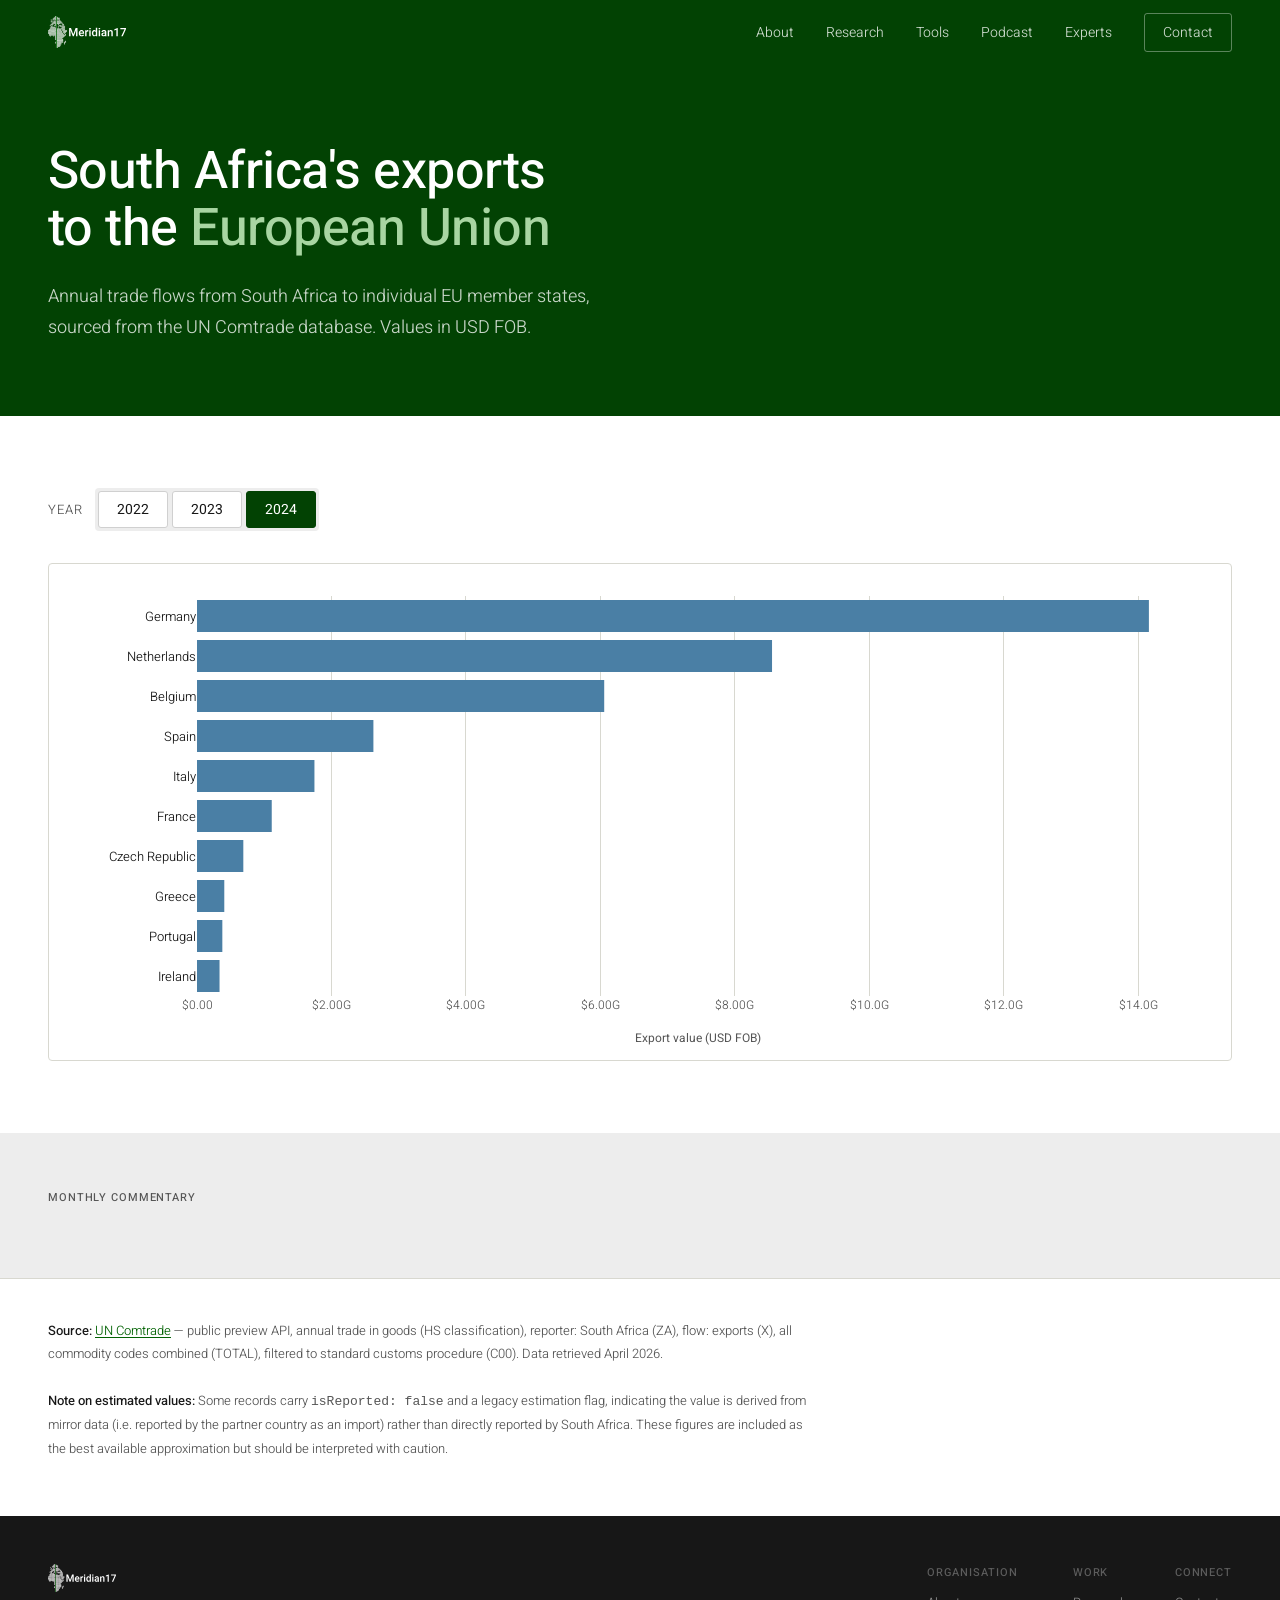
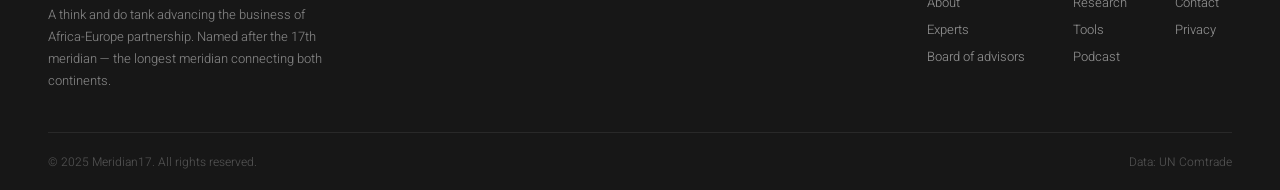
<file: trade/index.html>
<!DOCTYPE html>
<html lang="en">
<head>
  <meta charset="UTF-8">
  <meta name="viewport" content="width=device-width, initial-scale=1.0">
  <meta name="description" content="South Africa's export trade flows to EU member states — annual data from UN Comtrade.">
  <title>SA–EU Trade Data | Meridian17</title>
  <link rel="stylesheet" href="../style.css">
  <style>
    .trade-hero { background: var(--dark-green); padding: 80px 0 72px; }
    .trade-hero__inner { max-width: 1280px; margin: 0 auto; padding: 0 48px; }
    .trade-hero__title { font-size: 52px; font-weight: 500; color: var(--white); line-height: 1.1; letter-spacing: -0.01em; margin-bottom: 24px; max-width: 780px; }
    .trade-hero__title em { font-style: normal; color: #a8d5a2; }
    .trade-hero__sub { font-size: 18px; line-height: 1.7; color: rgba(255,255,255,0.78); max-width: 580px; font-weight: 300; }

    .chart-section { padding: 72px 0; background: var(--white); }
    .chart-section__inner { max-width: 1280px; margin: 0 auto; padding: 0 48px; }

    .chart-controls { display: flex; align-items: center; gap: 12px; margin-bottom: 32px; flex-wrap: wrap; }
    .chart-controls__label { font-size: 13px; color: var(--body-muted); font-weight: 300; text-transform: uppercase; letter-spacing: 0.07em; }
    .year-toggle { display: flex; gap: 4px; background: var(--off-white); border-radius: 4px; padding: 3px; }
    .year-btn {
      padding: 7px 18px;
      font-size: 14px;
      font-family: 'Heebo', sans-serif;
      font-weight: 400;
      border: 1px solid #d0d0d0;
      border-radius: 3px;
      cursor: pointer;
      background: #ffffff;
      color: #171717;
      transition: background 0.15s, color 0.15s;
    }
    .year-btn.active {
      background: #024203;
      color: #ffffff;
      border-color: #024203;
    }
    .year-btn:hover:not(.active) { background: var(--border); color: var(--near-black); }

    .chart-wrapper { background: #ffffff; border: 1px solid var(--border); border-radius: 4px; padding: 8px; min-height: 480px; }

    .commentary-section { padding: 56px 0; background: var(--off-white); }
    .commentary-section__inner { max-width: 1280px; margin: 0 auto; padding: 0 48px; }
    .commentary-label { font-size: 11px; letter-spacing: 0.08em; text-transform: uppercase; color: var(--body-muted); font-weight: 500; margin-bottom: 16px; }
    #commentary {
      font-size: 17px;
      line-height: 1.85;
      color: var(--body-muted);
      font-weight: 300;
      max-width: 760px;
    }

    .source-section { padding: 40px 0 56px; background: var(--white); border-top: 1px solid var(--border); }
    .source-section__inner { max-width: 1280px; margin: 0 auto; padding: 0 48px; }
    .source-note { font-size: 13px; line-height: 1.8; color: var(--body-muted); font-weight: 300; max-width: 760px; }
    .source-note a { color: var(--mid-green); text-decoration: underline; text-underline-offset: 2px; }
    .source-note strong { font-weight: 500; color: var(--near-black); }

    /* Drill-down panel */
    .drilldown {
      display: none;
      margin-top: 24px;
      background: #ffffff;
      border: 1px solid var(--border);
      border-radius: 4px;
      padding: 24px 24px 8px;
    }
    .drilldown.visible { display: block; }
    .drilldown__header {
      display: flex;
      align-items: baseline;
      justify-content: space-between;
      margin-bottom: 4px;
    }
    .drilldown__title {
      font-size: 15px;
      font-weight: 500;
      color: var(--near-black);
    }
    .drilldown__close {
      background: none;
      border: none;
      font-size: 20px;
      line-height: 1;
      color: var(--body-muted);
      cursor: pointer;
      padding: 0 0 0 16px;
    }
    .drilldown__close:hover { color: var(--near-black); }
    .drilldown__hint {
      font-size: 12px;
      color: var(--body-muted);
      font-weight: 300;
      margin-bottom: 8px;
    }

    @media (max-width: 1024px) {
      .trade-hero__inner, .chart-section__inner,
      .commentary-section__inner, .source-section__inner { padding: 0 32px; }
      .trade-hero__title { font-size: 42px; }
    }
    @media (max-width: 640px) {
      .trade-hero__inner, .chart-section__inner,
      .commentary-section__inner, .source-section__inner { padding: 0 20px; }
      .trade-hero { padding: 56px 0 48px; }
      .trade-hero__title { font-size: 32px; }
      .trade-hero__sub { font-size: 16px; }
      .chart-section { padding: 48px 0; }
    }
  </style>
</head>
<body>

  <!-- Navigation -->
  <nav class="nav">
    <div class="nav__inner">
      <a href="../index.html" class="nav__logo">
        <img src="../assets/img/logo.svg" alt="Meridian17">
      </a>
      <div class="nav__links">
        <a href="../about.html">About</a>
        <a href="../research.html">Research</a>
        <a href="../tools.html">Tools</a>
        <a href="../podcast.html">Podcast</a>
        <a href="../experts.html">Experts</a>
        <a href="mailto:info@meridian17.org" class="nav__cta">Contact</a>
      </div>
    </div>
  </nav>

  <!-- Hero -->
  <section class="trade-hero">
    <div class="trade-hero__inner">
      <h1 class="trade-hero__title">
        South Africa's exports<br>to the <em>European Union</em>
      </h1>
      <p class="trade-hero__sub">
        Annual trade flows from South Africa to individual EU member states,
        sourced from the UN Comtrade database. Values in USD FOB.
      </p>
    </div>
  </section>

  <!-- Chart -->
  <section class="chart-section">
    <div class="chart-section__inner">

      <div class="chart-controls">
        <span class="chart-controls__label">Year</span>
        <div class="year-toggle">
          <button class="year-btn" data-year="2022">2022</button>
          <button class="year-btn" data-year="2023">2023</button>
          <button class="year-btn active" data-year="2024">2024</button>
        </div>
      </div>

      <div class="chart-wrapper">
        <div id="chart" style="width:100%;height:480px;"></div>
      </div>

      <!-- Drill-down panel -->
      <div class="drilldown" id="drilldown">
        <div class="drilldown__header">
          <span class="drilldown__title" id="drilldown-title"></span>
          <button class="drilldown__close" id="drilldown-close" aria-label="Close">&#x2715;</button>
        </div>
        <p class="drilldown__hint">Top 10 export categories (HS2 chapter level)</p>
        <div id="drilldown-chart" style="width:100%;height:360px;"></div>
      </div>

    </div>
  </section>

  <!-- Commentary -->
  <section class="commentary-section">
    <div class="commentary-section__inner">
      <p class="commentary-label">Monthly commentary</p>
      <p id="commentary"></p>
    </div>
  </section>

  <!-- Source note -->
  <section class="source-section">
    <div class="source-section__inner">
      <p class="source-note">
        <strong>Source:</strong>
        <a href="https://comtradeapi.un.org" target="_blank" rel="noopener">UN Comtrade</a>
        — public preview API, annual trade in goods (HS classification), reporter: South Africa (ZA),
        flow: exports (X), all commodity codes combined (TOTAL), filtered to standard customs procedure (C00).
        Data retrieved April 2026.
        <br><br>
        <strong>Note on estimated values:</strong> Some records carry
        <code>isReported: false</code> and a legacy estimation flag, indicating the value is
        derived from mirror data (i.e. reported by the partner country as an import) rather than
        directly reported by South Africa. These figures are included as the best available
        approximation but should be interpreted with caution.
      </p>
    </div>
  </section>

  <!-- Footer -->
  <footer class="footer">
    <div class="container">
      <div class="footer__inner">
        <div>
          <div class="footer__logo">
            <img src="../assets/img/logo.svg" alt="Meridian17">
          </div>
          <p class="footer__desc">A think and do tank advancing the business of Africa-Europe partnership. Named after the 17th meridian — the longest meridian connecting both continents.</p>
        </div>
        <nav class="footer__nav">
          <div class="footer__nav-col">
            <h4>Organisation</h4>
            <a href="../about.html">About</a>
            <a href="../experts.html">Experts</a>
            <a href="../about.html#advisors">Board of advisors</a>
          </div>
          <div class="footer__nav-col">
            <h4>Work</h4>
            <a href="../research.html">Research</a>
            <a href="../tools.html">Tools</a>
            <a href="../podcast.html">Podcast</a>
          </div>
          <div class="footer__nav-col">
            <h4>Connect</h4>
            <a href="mailto:info@meridian17.org">Contact</a>
            <a href="../privacy.html">Privacy</a>
          </div>
        </nav>
      </div>
      <div class="footer__bottom">
        <span>&copy; 2025 Meridian17. All rights reserved.</span>
        <span>Data: UN Comtrade</span>
      </div>
    </div>
  </footer>

  <!-- Plotly -->
  <script src="https://cdn.plot.ly/plotly-2.32.0.min.js"></script>

  <script>
    const BAR_COLOUR      = '#4a7fa5';
    const BAR_COLOUR_DIM  = '#c2d7e8';
    const DRILLDOWN_COLOUR = '#2a5f7a';

    let allData      = [];
    let allProducts  = [];
    let activeYear   = 2024;
    let activeCountry = null;

    // ── Main chart ────────────────────────────────────────────────────────────
    function buildChart(year) {
      const yearData = allData.filter(d => d.year === year);

      const totals = {};
      for (const row of yearData) {
        totals[row.partner_name] = (totals[row.partner_name] || 0) + row.value_usd;
      }

      const sorted = Object.entries(totals)
        .sort((a, b) => b[1] - a[1])
        .slice(0, 10);

      const names  = sorted.map(d => d[0]).reverse();
      const values = sorted.map(d => d[1]).reverse();

      const colors = names.map(n =>
        activeCountry && n === activeCountry ? DRILLDOWN_COLOUR : BAR_COLOUR
      );

      const trace = {
        type: 'bar',
        orientation: 'h',
        x: values,
        y: names,
        marker: { color: colors },
        hovertemplate: '<b>%{y}</b><br>$%{x:,.0f}<br><i>Click to drill down</i><extra></extra>',
      };

      const layout = {
        margin: { l: 140, r: 24, t: 24, b: 56 },
        paper_bgcolor: 'transparent',
        plot_bgcolor: 'transparent',
        xaxis: {
          title: { text: 'Export value (USD FOB)', font: { size: 12, color: '#555' } },
          tickformat: '$.3s',
          gridcolor: '#d8d8d0',
          zeroline: false,
          tickfont: { size: 12, color: '#555' },
        },
        yaxis: {
          tickfont: { size: 13, color: '#171717' },
          automargin: true,
        },
        font: { family: 'Heebo, sans-serif' },
        hoverlabel: {
          bgcolor: '#024203',
          font: { color: '#fff', family: 'Heebo, sans-serif', size: 13 },
        },
        cursor: 'pointer',
      };

      const config = { responsive: true, displayModeBar: false };
      Plotly.react('chart', [trace], layout, config);

      // Click handler — attach fresh each render to pick up current names list
      const chartEl = document.getElementById('chart');
      chartEl.removeAllListeners && chartEl.removeAllListeners('plotly_click');
      chartEl.on('plotly_click', evt => {
        const country = evt.points[0].y;
        if (activeCountry === country) {
          closeDrilldown();
        } else {
          openDrilldown(country);
        }
      });
    }

    // ── Drill-down chart ──────────────────────────────────────────────────────
    function openDrilldown(country) {
      activeCountry = country;

      // Re-highlight selected bar
      buildChart(activeYear);

      const rows = allProducts.filter(
        d => d.partner_name === country && d.year === activeYear
      );

      // Aggregate by hs2_code (in case of duplicate rows)
      const totals = {};
      const descs  = {};
      for (const r of rows) {
        totals[r.hs2_code] = (totals[r.hs2_code] || 0) + r.value_usd;
        descs[r.hs2_code]  = r.hs2_desc;
      }

      const sorted = Object.entries(totals)
        .sort((a, b) => b[1] - a[1])
        .slice(0, 10);

      const labels = sorted.map(([code]) => `HS${code} ${descs[code]}`).reverse();
      const values = sorted.map(([, v]) => v).reverse();

      const trace = {
        type: 'bar',
        orientation: 'h',
        x: values,
        y: labels,
        marker: { color: DRILLDOWN_COLOUR },
        hovertemplate: '<b>%{y}</b><br>$%{x:,.0f}<extra></extra>',
      };

      const layout = {
        margin: { l: 200, r: 24, t: 8, b: 48 },
        paper_bgcolor: 'transparent',
        plot_bgcolor: 'transparent',
        xaxis: {
          tickformat: '$.3s',
          gridcolor: '#d8d8d0',
          zeroline: false,
          tickfont: { size: 11, color: '#555' },
        },
        yaxis: {
          tickfont: { size: 12, color: '#171717' },
          automargin: true,
        },
        font: { family: 'Heebo, sans-serif' },
        hoverlabel: {
          bgcolor: DRILLDOWN_COLOUR,
          font: { color: '#fff', family: 'Heebo, sans-serif', size: 13 },
        },
      };

      document.getElementById('drilldown-title').textContent =
        `${country} — export breakdown by product category (${activeYear})`;
      document.getElementById('drilldown').classList.add('visible');
      Plotly.react('drilldown-chart', [trace], layout, { responsive: true, displayModeBar: false });
      document.getElementById('drilldown').scrollIntoView({ behavior: 'smooth', block: 'nearest' });
    }

    function closeDrilldown() {
      activeCountry = null;
      document.getElementById('drilldown').classList.remove('visible');
      buildChart(activeYear); // restore uniform bar colours
    }

    document.getElementById('drilldown-close').addEventListener('click', closeDrilldown);

    // ── Year toggle ───────────────────────────────────────────────────────────
    document.querySelectorAll('.year-btn').forEach(btn => {
      btn.addEventListener('click', () => {
        document.querySelectorAll('.year-btn').forEach(b => b.classList.remove('active'));
        btn.classList.add('active');
        activeYear = parseInt(btn.dataset.year, 10);
        buildChart(activeYear);
        if (activeCountry) openDrilldown(activeCountry);
      });
    });

    // ── Load data ─────────────────────────────────────────────────────────────
    Promise.all([
      fetch('data.json').then(r => r.json()),
      fetch('products.json').then(r => r.json()),
    ])
      .then(([data, products]) => {
        allData     = data;
        allProducts = products;
        buildChart(activeYear);
      })
      .catch(err => {
        document.getElementById('chart').innerHTML =
          '<p style="padding:40px;color:#555;font-family:Heebo,sans-serif;">Unable to load trade data.</p>';
        console.error('Failed to load data:', err);
      });
  </script>

</body>
</html>
</file>
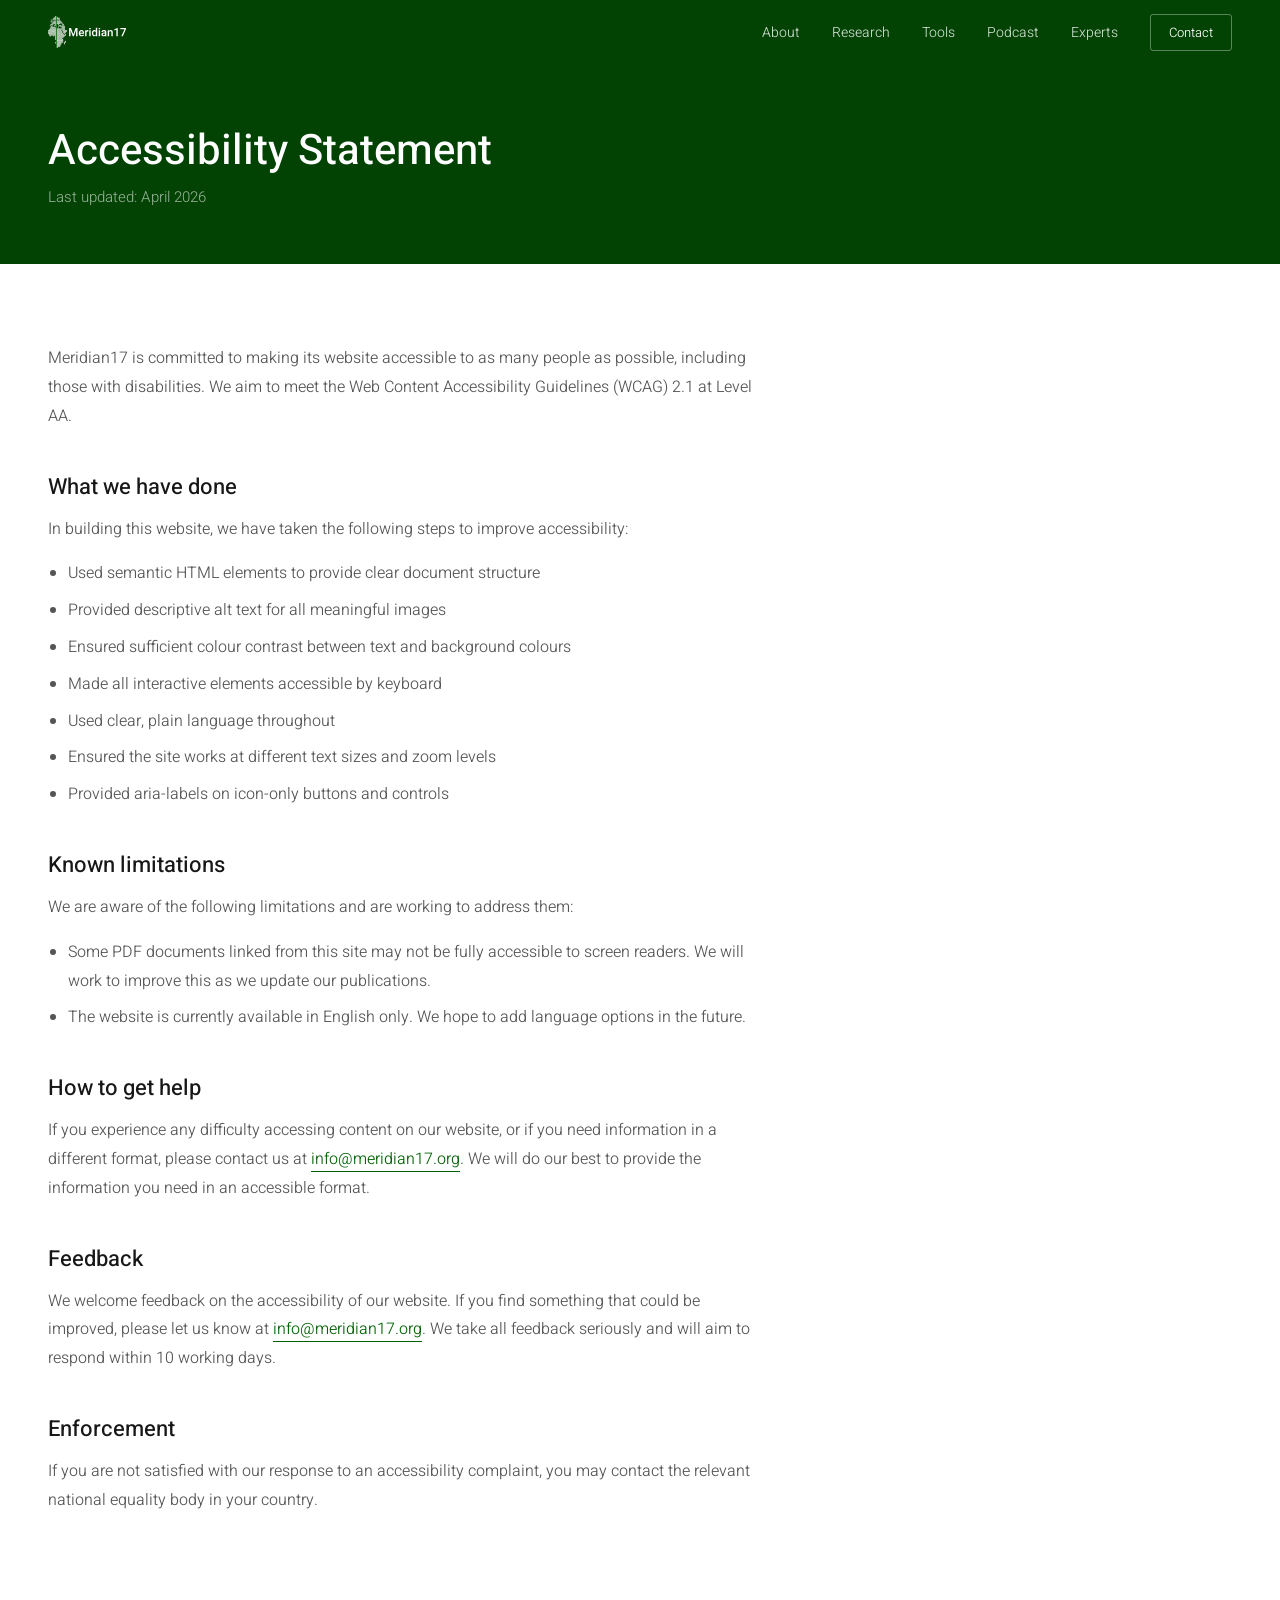
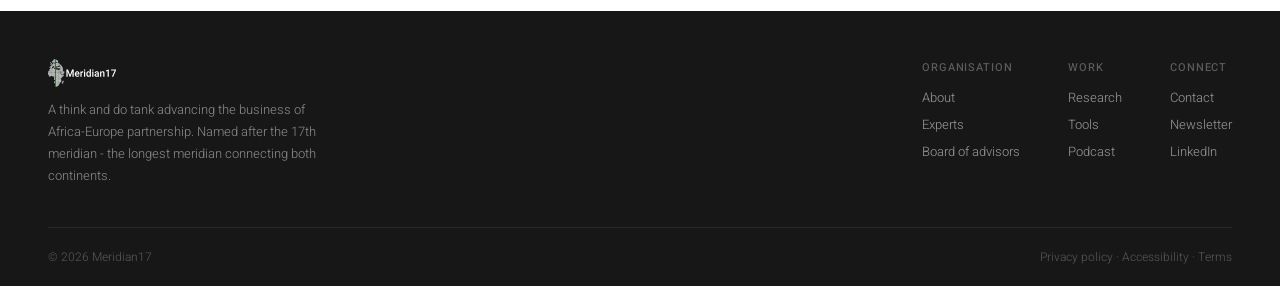
<file: accessibility.html>
<!DOCTYPE html>
<html lang="en">
<head>
  <meta charset="UTF-8">
  <meta name="viewport" content="width=device-width, initial-scale=1.0">
  <meta name="description" content="Meridian17 accessibility statement.">
  <title>Accessibility | Meridian17</title>
  <link rel="stylesheet" href="style.css">
  <style>
    .legal-hero { background: var(--dark-green); padding: 64px 0 56px; }
    .legal-hero h1 { font-size: 42px; font-weight: 500; color: var(--white); line-height: 1.1; margin-bottom: 12px; }
    .legal-hero p { font-size: 15px; color: rgba(255,255,255,0.55); font-weight: 300; }
    .legal-body { max-width: 720px; }
    .legal-body h2 { font-size: 22px; font-weight: 500; color: var(--near-black); margin-top: 40px; margin-bottom: 12px; }
    .legal-body p { font-size: 16px; line-height: 1.8; color: var(--body-muted); font-weight: 300; margin-bottom: 16px; }
    .legal-body ul { margin: 0 0 16px 20px; }
    .legal-body ul li { font-size: 16px; line-height: 1.8; color: var(--body-muted); font-weight: 300; margin-bottom: 8px; }
    .legal-body a { color: var(--mid-green); border-bottom: 1px solid var(--mid-green); }
  </style>
</head>
<body>

  <nav class="nav">
    <div class="nav__inner">
      <a href="index.html" class="nav__logo">
        <img src="assets/img/logo.svg" alt="Meridian17">
      </a>
      <div class="nav__links">
        <a href="about.html">About</a>
        <a href="research.html">Research</a>
        <a href="tools.html">Tools</a>
        <a href="podcast.html">Podcast</a>
        <a href="experts.html">Experts</a>
        <button class="nav__cta" onclick="window.location='mailto:info@meridian17.org'">Contact</button>
      </div>
      <button class="nav__hamburger" onclick="toggleMenu()" aria-label="Open menu">
        <span></span><span></span><span></span>
      </button>
    </div>
    <div class="nav__mobile" id="mobileMenu">
      <a href="about.html">About</a>
      <a href="research.html">Research</a>
      <a href="tools.html">Tools</a>
      <a href="podcast.html">Podcast</a>
      <a href="experts.html">Experts</a>
      <a href="mailto:info@meridian17.org">Contact</a>
    </div>
  </nav>

  <section class="legal-hero">
    <div class="container">
      <h1>Accessibility Statement</h1>
      <p>Last updated: April 2026</p>
    </div>
  </section>

  <section class="section section--white">
    <div class="container">
      <div class="legal-body">

        <p>Meridian17 is committed to making its website accessible to as many people as possible, including those with disabilities. We aim to meet the Web Content Accessibility Guidelines (WCAG) 2.1 at Level AA.</p>

        <h2>What we have done</h2>
        <p>In building this website, we have taken the following steps to improve accessibility:</p>
        <ul>
          <li>Used semantic HTML elements to provide clear document structure</li>
          <li>Provided descriptive alt text for all meaningful images</li>
          <li>Ensured sufficient colour contrast between text and background colours</li>
          <li>Made all interactive elements accessible by keyboard</li>
          <li>Used clear, plain language throughout</li>
          <li>Ensured the site works at different text sizes and zoom levels</li>
          <li>Provided aria-labels on icon-only buttons and controls</li>
        </ul>

        <h2>Known limitations</h2>
        <p>We are aware of the following limitations and are working to address them:</p>
        <ul>
          <li>Some PDF documents linked from this site may not be fully accessible to screen readers. We will work to improve this as we update our publications.</li>
          <li>The website is currently available in English only. We hope to add language options in the future.</li>
        </ul>

        <h2>How to get help</h2>
        <p>If you experience any difficulty accessing content on our website, or if you need information in a different format, please contact us at <a href="mailto:info@meridian17.org">info@meridian17.org</a>. We will do our best to provide the information you need in an accessible format.</p>

        <h2>Feedback</h2>
        <p>We welcome feedback on the accessibility of our website. If you find something that could be improved, please let us know at <a href="mailto:info@meridian17.org">info@meridian17.org</a>. We take all feedback seriously and will aim to respond within 10 working days.</p>

        <h2>Enforcement</h2>
        <p>If you are not satisfied with our response to an accessibility complaint, you may contact the relevant national equality body in your country.</p>

      </div>
    </div>
  </section>

  <footer class="footer">
    <div class="container">
      <div class="footer__inner">
        <div>
          <div class="footer__logo">
            <img src="assets/img/logo.svg" alt="Meridian17">
          </div>
          <p class="footer__desc">A think and do tank advancing the business of Africa-Europe partnership. Named after the 17th meridian - the longest meridian connecting both continents.</p>
        </div>
        <nav class="footer__nav">
          <div class="footer__nav-col">
            <h4>Organisation</h4>
            <a href="about.html">About</a>
            <a href="experts.html">Experts</a>
            <a href="about.html#advisors">Board of advisors</a>
          </div>
          <div class="footer__nav-col">
            <h4>Work</h4>
            <a href="research.html">Research</a>
            <a href="tools.html">Tools</a>
            <a href="podcast.html">Podcast</a>
          </div>
          <div class="footer__nav-col">
            <h4>Connect</h4>
            <a href="mailto:info@meridian17.org">Contact</a>
            <a href="index.html#newsletter">Newsletter</a>
            <a href="https://www.linkedin.com/company/meridian17" target="_blank">LinkedIn</a>
          </div>
        </nav>
      </div>
      <div class="footer__bottom">
        <span>© 2026 Meridian17</span>
        <span>
          <a href="privacy.html" style="color:rgba(255,255,255,0.25)">Privacy policy</a> ·
          <a href="accessibility.html" style="color:rgba(255,255,255,0.25)">Accessibility</a> ·
          <a href="terms.html" style="color:rgba(255,255,255,0.25)">Terms</a>
        </span>
      </div>
    </div>
  </footer>

  <script>
    function toggleMenu() {
      const menu = document.getElementById('mobileMenu');
      menu.classList.toggle('open');
    }
  </script>

</body>
</html>
</file>
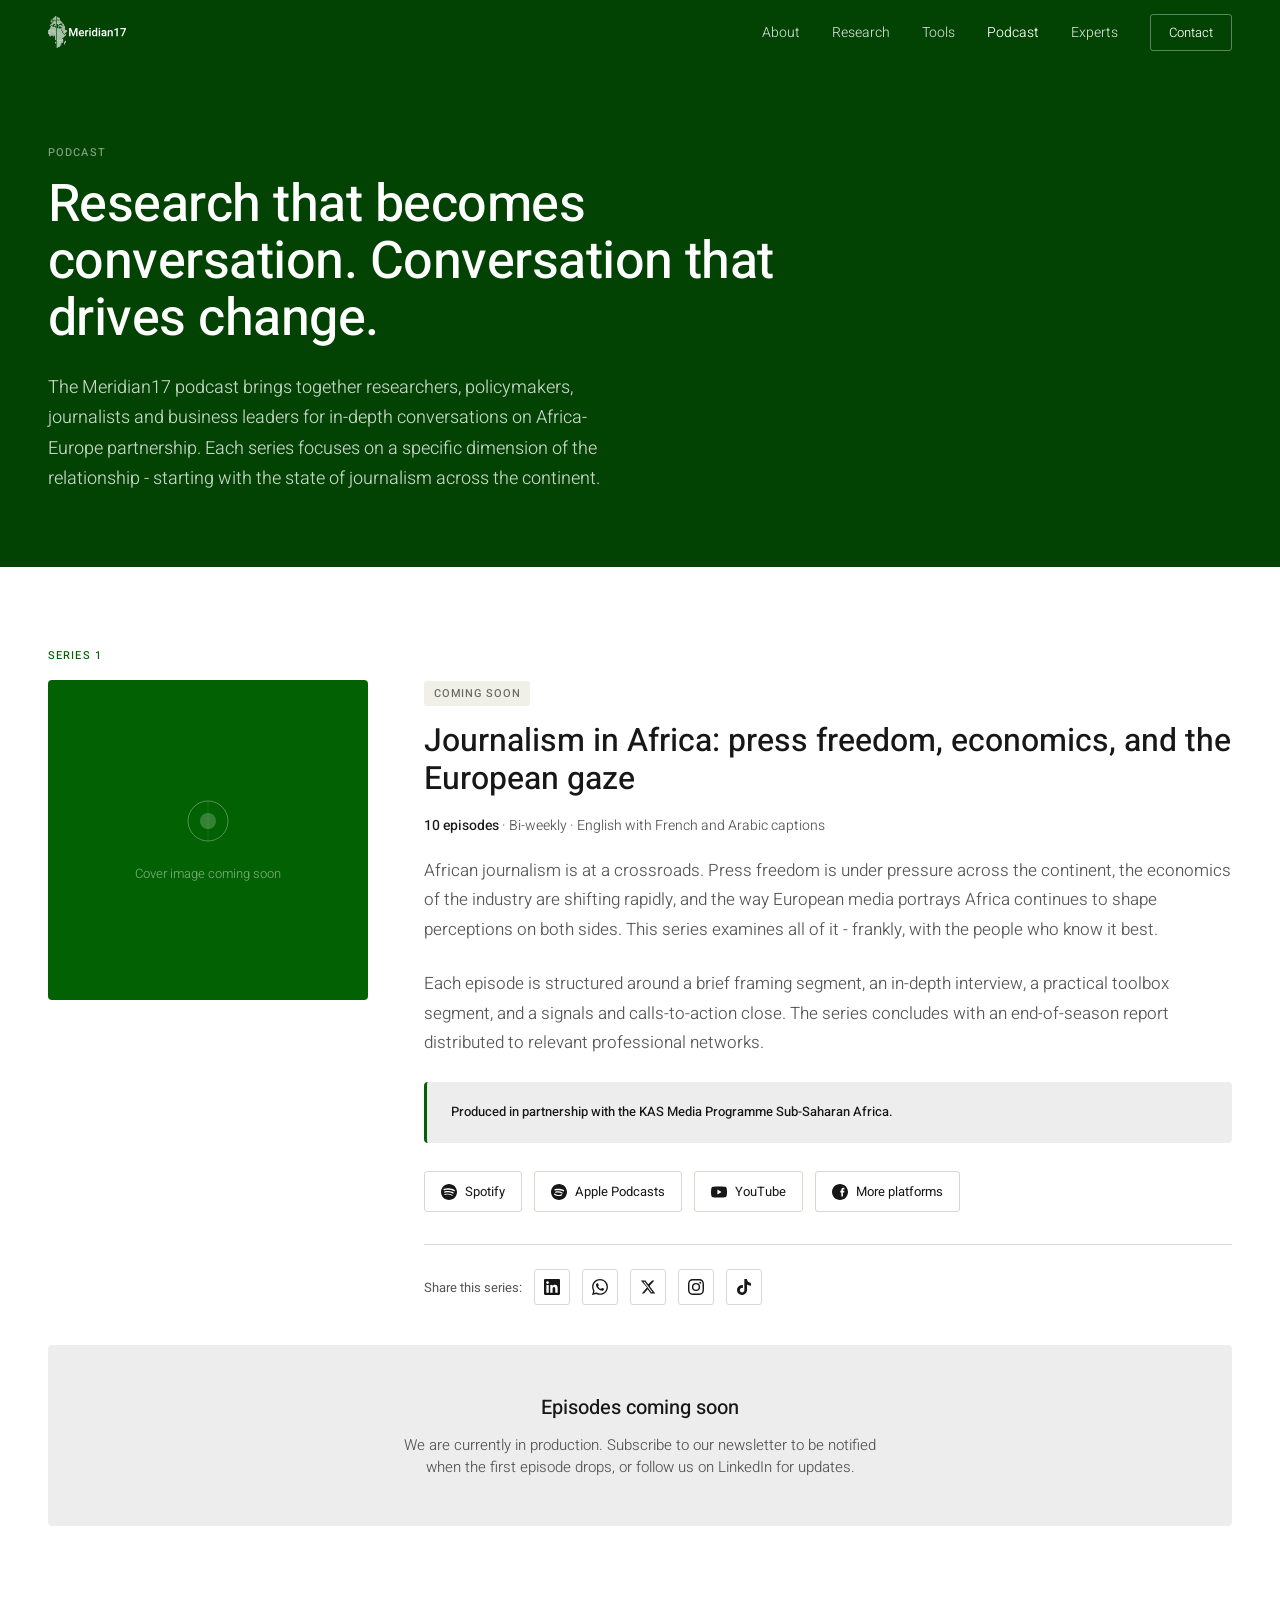
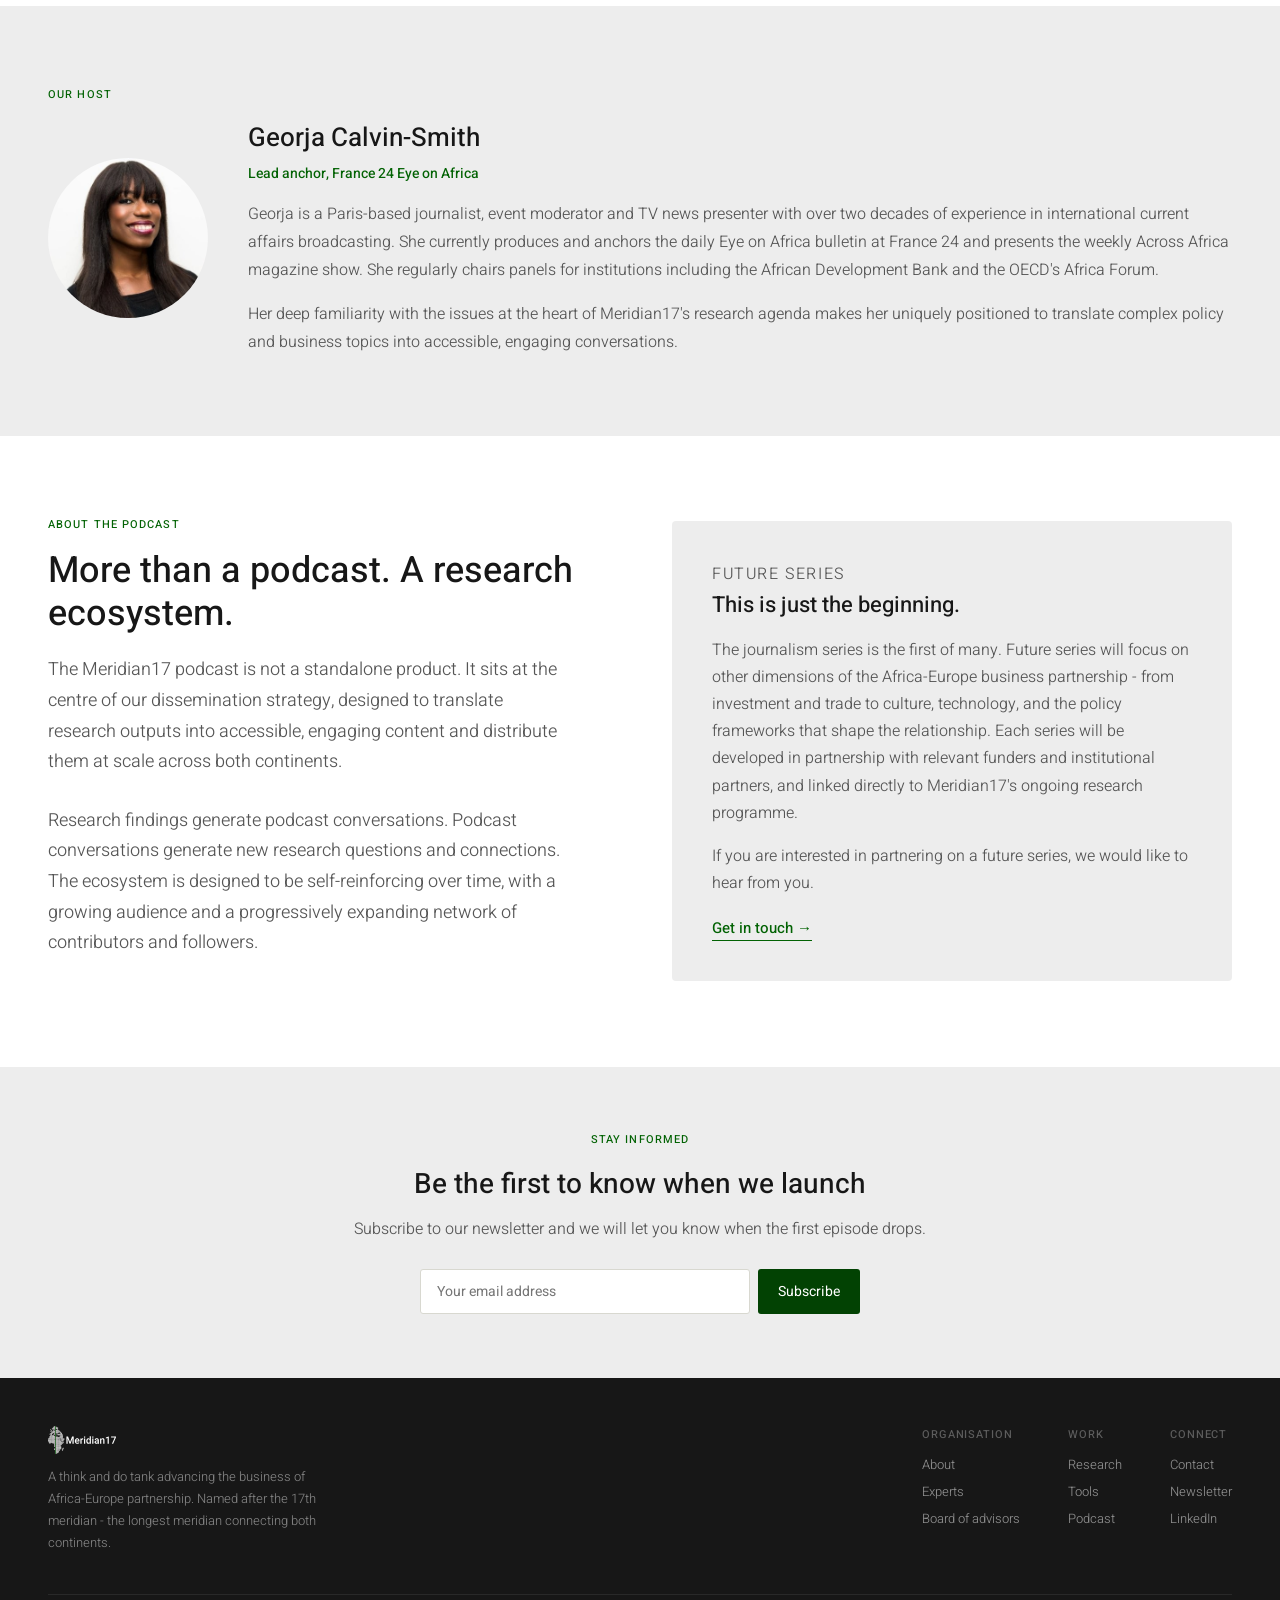
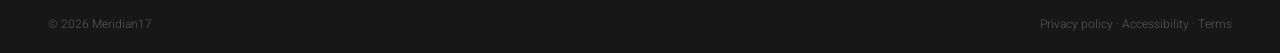
<file: podcast.html>
<!DOCTYPE html>
<html lang="en">
<head>
  <meta charset="UTF-8">
  <meta name="viewport" content="width=device-width, initial-scale=1.0">
  <meta name="description" content="The Meridian17 podcast - in-depth conversations on Africa-Europe business partnership, policy and culture.">
  <title>Podcast | Meridian17</title>
  <link rel="stylesheet" href="style.css">
  <style>
    .podcast-hero { background: var(--dark-green); padding: 80px 0 72px; }
    .podcast-hero__title { font-size: 52px; font-weight: 500; color: var(--white); line-height: 1.1; letter-spacing: -0.01em; margin-bottom: 24px; max-width: 780px; }
    .podcast-hero__sub { font-size: 18px; line-height: 1.7; color: rgba(255,255,255,0.78); max-width: 580px; font-weight: 300; }

    .series-feature { display: grid; grid-template-columns: 320px 1fr; gap: 56px; align-items: start; }
    .series-cover { border-radius: 4px; overflow: hidden; background: var(--mid-green); aspect-ratio: 1; display: flex; align-items: center; justify-content: center; }
    .series-cover img { width: 100%; height: 100%; object-fit: cover; }
    .series-cover__placeholder { text-align: center; padding: 32px; }
    .series-cover__placeholder p { font-size: 13px; color: rgba(255,255,255,0.45); font-weight: 300; margin-top: 12px; }
    .series-badge { display: inline-block; background: #e6f0e6; color: var(--mid-green); font-size: 11px; letter-spacing: 0.07em; text-transform: uppercase; font-weight: 500; padding: 4px 10px; border-radius: 3px; margin-bottom: 16px; }
    .series-badge--soon { background: #f0f0e8; color: #666; }
    .series-title { font-size: 32px; font-weight: 500; color: var(--near-black); line-height: 1.2; margin-bottom: 16px; }
    .series-meta { font-size: 14px; color: var(--body-muted); font-weight: 300; margin-bottom: 20px; }
    .series-meta strong { font-weight: 500; color: var(--near-black); }
    .series-body { font-size: 17px; line-height: 1.75; color: var(--body-muted); font-weight: 300; margin-bottom: 24px; }
    .series-sponsor { margin-top: 24px; padding: 20px 24px; background: var(--off-white); border-radius: 4px; border-left: 3px solid var(--mid-green); }
    .series-sponsor p { font-size: 13px; color: var(--body-muted); font-weight: 300; line-height: 1.6; }
    .series-sponsor strong { font-weight: 500; color: var(--near-black); }

    .platforms { display: flex; gap: 12px; flex-wrap: wrap; margin-top: 28px; }
    .platform-btn { display: inline-flex; align-items: center; gap: 8px; padding: 10px 16px; border: 1px solid var(--border); border-radius: 3px; font-size: 13px; color: var(--near-black); font-weight: 400; background: var(--white); transition: border-color 0.2s; }
    .platform-btn:hover { border-color: var(--mid-green); color: var(--mid-green); }
    .platform-btn svg { width: 16px; height: 16px; flex-shrink: 0; }

    .share-row { display: flex; align-items: center; gap: 12px; flex-wrap: wrap; margin-top: 32px; padding-top: 24px; border-top: 1px solid var(--border); }
    .share-label { font-size: 13px; color: var(--body-muted); font-weight: 400; }
    .share-btn { display: inline-flex; align-items: center; justify-content: center; width: 36px; height: 36px; border-radius: 3px; border: 1px solid var(--border); background: var(--white); transition: all 0.2s; }
    .share-btn:hover { border-color: var(--mid-green); background: #e6f0e6; }
    .share-btn svg { width: 16px; height: 16px; }

    .episodes-placeholder { background: var(--off-white); border-radius: 4px; padding: 48px 32px; text-align: center; margin-top: 40px; }
    .episodes-placeholder h3 { font-size: 20px; font-weight: 500; color: var(--near-black); margin-bottom: 12px; }
    .episodes-placeholder p { font-size: 15px; color: var(--body-muted); font-weight: 300; max-width: 480px; margin: 0 auto; }

    .host-row { display: grid; grid-template-columns: 160px 1fr; gap: 40px; align-items: center; }
    .host-photo { width: 160px; height: 160px; border-radius: 50%; overflow: hidden; background: #c8d8c8; display: flex; align-items: center; justify-content: center; font-size: 32px; font-weight: 500; color: var(--mid-green); }
    .host-photo img { width: 100%; height: 100%; object-fit: cover; }
    .host-name { font-size: 26px; font-weight: 500; color: var(--near-black); margin-bottom: 6px; }
    .host-title { font-size: 14px; color: var(--mid-green); font-weight: 500; margin-bottom: 16px; }
    .host-bio { font-size: 16px; line-height: 1.75; color: var(--body-muted); font-weight: 300; }

    .future-series { background: var(--off-white); border-radius: 4px; padding: 40px; }
    .future-series h3 { font-size: 22px; font-weight: 500; color: var(--near-black); margin-bottom: 16px; }
    .future-series p { font-size: 16px; line-height: 1.7; color: var(--body-muted); font-weight: 300; margin-bottom: 0; }

    @media (max-width: 1024px) {
      .series-feature { grid-template-columns: 240px 1fr; gap: 40px; }
      .host-row { grid-template-columns: 120px 1fr; gap: 28px; }
      .host-photo { width: 120px; height: 120px; }
    }
    @media (max-width: 640px) {
      .podcast-hero__title { font-size: 32px; }
      .series-feature { grid-template-columns: 1fr; }
      .series-cover { max-width: 280px; }
      .host-row { grid-template-columns: 1fr; text-align: center; }
      .host-photo { margin: 0 auto; }
    }
  </style>
</head>
<body>

  <!-- Navigation -->
  <nav class="nav">
    <div class="nav__inner">
      <a href="index.html" class="nav__logo">
        <img src="assets/img/logo.svg" alt="Meridian17">
      </a>
      <div class="nav__links">
        <a href="about.html">About</a>
        <a href="research.html">Research</a>
        <a href="tools.html">Tools</a>
        <a href="podcast.html" style="color:var(--white)">Podcast</a>
        <a href="experts.html">Experts</a>
        <button class="nav__cta" onclick="window.location='mailto:info@meridian17.org'">Contact</button>
      </div>
      <button class="nav__hamburger" onclick="toggleMenu()" aria-label="Open menu">
        <span></span>
        <span></span>
        <span></span>
      </button>
    </div>
    <div class="nav__mobile" id="mobileMenu">
      <a href="about.html">About</a>
      <a href="research.html">Research</a>
      <a href="tools.html">Tools</a>
      <a href="podcast.html">Podcast</a>
      <a href="experts.html">Experts</a>
      <a href="mailto:info@meridian17.org">Contact</a>
    </div>
  </nav>

  <!-- Page hero -->
  <section class="podcast-hero">
    <div class="container">
      <p class="label--white">Podcast</p>
      <h1 class="podcast-hero__title">Research that becomes conversation. Conversation that drives change.</h1>
      <p class="podcast-hero__sub">The Meridian17 podcast brings together researchers, policymakers, journalists and business leaders for in-depth conversations on Africa-Europe partnership. Each series focuses on a specific dimension of the relationship - starting with the state of journalism across the continent.</p>
    </div>
  </section>

  <!-- Series 1 feature -->
  <section class="section section--white">
    <div class="container">
      <p class="label">Series 1</p>
      <div class="series-feature">
        <div>
          <div class="series-cover">
            <div class="series-cover__placeholder">
              <svg width="48" height="48" viewBox="0 0 48 48" fill="none" xmlns="http://www.w3.org/2000/svg">
                <circle cx="24" cy="24" r="20" stroke="rgba(255,255,255,0.3)" stroke-width="1"/>
                <circle cx="24" cy="24" r="8" fill="rgba(255,255,255,0.2)"/>
                <line x1="24" y1="4" x2="24" y2="44" stroke="rgba(255,255,255,0.15)" stroke-width="0.5"/>
              </svg>
              <p>Cover image coming soon</p>
            </div>
          </div>
        </div>
        <div>
          <span class="series-badge series-badge--soon">Coming soon</span>
          <h2 class="series-title">Journalism in Africa: press freedom, economics, and the European gaze</h2>
          <p class="series-meta"><strong>10 episodes</strong> · Bi-weekly · English with French and Arabic captions</p>
          <p class="series-body">African journalism is at a crossroads. Press freedom is under pressure across the continent, the economics of the industry are shifting rapidly, and the way European media portrays Africa continues to shape perceptions on both sides. This series examines all of it - frankly, with the people who know it best.</p>
          <p class="series-body">Each episode is structured around a brief framing segment, an in-depth interview, a practical toolbox segment, and a signals and calls-to-action close. The series concludes with an end-of-season report distributed to relevant professional networks.</p>

          <div class="series-sponsor">
            <p><strong>Produced in partnership with the KAS Media Programme Sub-Saharan Africa.</strong> <!-- PLACEHOLDER: full sponsor credit and logo to be added once agreed. See content to-do list. --></p>
          </div>

          <div class="platforms">
            <!-- PLACEHOLDER: replace # with actual platform URLs once live -->
            <a href="#" class="platform-btn">
              <svg viewBox="0 0 24 24" fill="currentColor"><path d="M12 0C5.4 0 0 5.4 0 12s5.4 12 12 12 12-5.4 12-12S18.66 0 12 0zm5.521 17.34c-.24.359-.66.48-1.021.24-2.82-1.74-6.36-2.101-10.561-1.141-.418.122-.779-.179-.899-.539-.12-.421.18-.78.54-.9 4.56-1.021 8.52-.6 11.64 1.32.42.18.479.659.301 1.02zm1.44-3.3c-.301.42-.841.6-1.262.3-3.239-1.98-8.159-2.58-11.939-1.38-.479.12-1.02-.12-1.14-.6-.12-.48.12-1.021.6-1.141C9.6 9.9 15 10.561 18.72 12.84c.361.181.54.78.241 1.2zm.12-3.36C15.24 8.4 8.82 8.16 5.16 9.301c-.6.179-1.2-.181-1.38-.721-.18-.601.18-1.2.72-1.381 4.26-1.26 11.28-1.02 15.721 1.621.539.3.719 1.02.419 1.56-.299.421-1.02.599-1.559.3z"/></svg>
              Spotify
            </a>
            <a href="#" class="platform-btn">
              <svg viewBox="0 0 24 24" fill="currentColor"><path d="M12 0C5.373 0 0 5.373 0 12s5.373 12 12 12 12-5.373 12-12S18.627 0 12 0zm4.441 16.892c-2.102 1.379-4.735 1.645-7.897.777-1.281-.35-2.501-.918-3.546-1.716-.384-.29-.449-.84-.147-1.215.302-.374.852-.434 1.228-.14.876.664 1.884 1.138 2.953 1.431 2.537.694 4.701.478 6.42-.639.41-.27.958-.159 1.228.251.271.41.16.959-.239 1.251zm1.441-3.025c-.336.531-1.034.695-1.561.358-2.466-1.517-6.226-1.958-9.141-1.071-.472.139-.969-.128-1.11-.601-.141-.472.128-.97.601-1.11 3.33-1.012 7.47-.521 10.303 1.221.528.324.692 1.024.358 1.56-.336.531-1.034.695-1.561.358zm.122-3.155C15.12 9.02 9.56 8.82 6.4 9.76c-.569.174-1.17-.146-1.345-.715-.174-.569.145-1.171.714-1.345 3.64-1.103 9.648-.89 13.456 1.388.513.294.692.947.399 1.46-.294.513-.947.692-1.46.4z"/></svg>
              Apple Podcasts
            </a>
            <a href="#" class="platform-btn">
              <svg viewBox="0 0 24 24" fill="currentColor"><path d="M23.495 6.205a3.007 3.007 0 0 0-2.088-2.088c-1.87-.501-9.396-.501-9.396-.501s-7.507-.01-9.396.501A3.007 3.007 0 0 0 .527 6.205a31.247 31.247 0 0 0-.522 5.805 31.247 31.247 0 0 0 .522 5.783 3.007 3.007 0 0 0 2.088 2.088c1.868.502 9.396.502 9.396.502s7.506 0 9.396-.502a3.007 3.007 0 0 0 2.088-2.088 31.247 31.247 0 0 0 .5-5.783 31.247 31.247 0 0 0-.5-5.805zM9.609 15.601V8.408l6.264 3.602z"/></svg>
              YouTube
            </a>
            <a href="#" class="platform-btn">
              <svg viewBox="0 0 24 24" fill="currentColor"><path d="M12 0C5.373 0 0 5.373 0 12s5.373 12 12 12 12-5.373 12-12S18.627 0 12 0zm6.562 8.16H16.83c-.198 0-.434.26-.434.608v1.522h2.166l-.328 2.31h-1.838V18.7h-2.393v-6.1h-1.52V10.29h1.52V8.49c0-1.675.994-2.869 2.863-2.869.814 0 1.696.122 1.696.122V8.16z"/></svg>
              More platforms
            </a>
          </div>

          <div class="share-row">
            <span class="share-label">Share this series:</span>
            <a href="https://www.linkedin.com/sharing/share-offsite/?url=https://www.meridian17.org/podcast.html" target="_blank" class="share-btn" aria-label="Share on LinkedIn">
              <svg viewBox="0 0 24 24" fill="var(--near-black)"><path d="M20.447 20.452h-3.554v-5.569c0-1.328-.027-3.037-1.852-3.037-1.853 0-2.136 1.445-2.136 2.939v5.667H9.351V9h3.414v1.561h.046c.477-.9 1.637-1.85 3.37-1.85 3.601 0 4.267 2.37 4.267 5.455v6.286zM5.337 7.433a2.062 2.062 0 0 1-2.063-2.065 2.064 2.064 0 1 1 2.063 2.065zm1.782 13.019H3.555V9h3.564v11.452zM22.225 0H1.771C.792 0 0 .774 0 1.729v20.542C0 23.227.792 24 1.771 24h20.451C23.2 24 24 23.227 24 22.271V1.729C24 .774 23.2 0 22.222 0h.003z"/></svg>
            </a>
            <a href="https://wa.me/?text=The%20Meridian17%20podcast%20on%20journalism%20in%20Africa%3A%20https://www.meridian17.org/podcast.html" target="_blank" class="share-btn" aria-label="Share on WhatsApp">
              <svg viewBox="0 0 24 24" fill="var(--near-black)"><path d="M17.472 14.382c-.297-.149-1.758-.867-2.03-.967-.273-.099-.471-.148-.67.15-.197.297-.767.966-.94 1.164-.173.199-.347.223-.644.075-.297-.15-1.255-.463-2.39-1.475-.883-.788-1.48-1.761-1.653-2.059-.173-.297-.018-.458.13-.606.134-.133.298-.347.446-.52.149-.174.198-.298.298-.497.099-.198.05-.371-.025-.52-.075-.149-.669-1.612-.916-2.207-.242-.579-.487-.5-.669-.51-.173-.008-.371-.01-.57-.01-.198 0-.52.074-.792.372-.272.297-1.04 1.016-1.04 2.479 0 1.462 1.065 2.875 1.213 3.074.149.198 2.096 3.2 5.077 4.487.709.306 1.262.489 1.694.625.712.227 1.36.195 1.871.118.571-.085 1.758-.719 2.006-1.413.248-.694.248-1.289.173-1.413-.074-.124-.272-.198-.57-.347m-5.421 7.403h-.004a9.87 9.87 0 0 1-5.031-1.378l-.361-.214-3.741.982.998-3.648-.235-.374a9.86 9.86 0 0 1-1.51-5.26c.001-5.45 4.436-9.884 9.888-9.884 2.64 0 5.122 1.03 6.988 2.898a9.825 9.825 0 0 1 2.893 6.994c-.003 5.45-4.437 9.884-9.885 9.884m8.413-18.297A11.815 11.815 0 0 0 12.05 0C5.495 0 .16 5.335.157 11.892c0 2.096.547 4.142 1.588 5.945L.057 24l6.305-1.654a11.882 11.882 0 0 0 5.683 1.448h.005c6.554 0 11.89-5.335 11.893-11.893a11.821 11.821 0 0 0-3.48-8.413z"/></svg>
            </a>
            <a href="https://twitter.com/intent/tweet?url=https://www.meridian17.org/podcast.html&text=The%20Meridian17%20podcast%20on%20journalism%20in%20Africa" target="_blank" class="share-btn" aria-label="Share on X">
              <svg viewBox="0 0 24 24" fill="var(--near-black)"><path d="M18.244 2.25h3.308l-7.227 8.26 8.502 11.24H16.17l-4.714-6.231-5.401 6.231H2.744l7.737-8.835L1.254 2.25H8.08l4.259 5.63zm-1.161 17.52h1.833L7.084 4.126H5.117z"/></svg>
            </a>
            <a href="https://www.instagram.com/" target="_blank" class="share-btn" aria-label="Share on Instagram">
              <svg viewBox="0 0 24 24" fill="var(--near-black)"><path d="M12 2.163c3.204 0 3.584.012 4.85.07 3.252.148 4.771 1.691 4.919 4.919.058 1.265.069 1.645.069 4.849 0 3.205-.012 3.584-.069 4.849-.149 3.225-1.664 4.771-4.919 4.919-1.266.058-1.644.07-4.85.07-3.204 0-3.584-.012-4.849-.07-3.26-.149-4.771-1.699-4.919-4.92-.058-1.265-.07-1.644-.07-4.849 0-3.204.013-3.583.07-4.849.149-3.227 1.664-4.771 4.919-4.919 1.266-.057 1.645-.069 4.849-.069zM12 0C8.741 0 8.333.014 7.053.072 2.695.272.273 2.69.073 7.052.014 8.333 0 8.741 0 12c0 3.259.014 3.668.072 4.948.2 4.358 2.618 6.78 6.98 6.98C8.333 23.986 8.741 24 12 24c3.259 0 3.668-.014 4.948-.072 4.354-.2 6.782-2.618 6.979-6.98.059-1.28.073-1.689.073-4.948 0-3.259-.014-3.667-.072-4.947-.196-4.354-2.617-6.78-6.979-6.98C15.668.014 15.259 0 12 0zm0 5.838a6.162 6.162 0 1 0 0 12.324 6.162 6.162 0 0 0 0-12.324zM12 16a4 4 0 1 1 0-8 4 4 0 0 1 0 8zm6.406-11.845a1.44 1.44 0 1 0 0 2.881 1.44 1.44 0 0 0 0-2.881z"/></svg>
            </a>
            <a href="https://www.tiktok.com/" target="_blank" class="share-btn" aria-label="Share on TikTok">
              <svg viewBox="0 0 24 24" fill="var(--near-black)"><path d="M12.525.02c1.31-.02 2.61-.01 3.91-.02.08 1.53.63 3.09 1.75 4.17 1.12 1.11 2.7 1.62 4.24 1.79v4.03c-1.44-.05-2.89-.35-4.2-.97-.57-.26-1.1-.59-1.62-.93-.01 2.92.01 5.84-.02 8.75-.08 1.4-.54 2.79-1.35 3.94-1.31 1.92-3.58 3.17-5.91 3.21-1.43.08-2.86-.31-4.08-1.03-2.02-1.19-3.44-3.37-3.65-5.71-.02-.5-.03-1-.01-1.49.18-1.9 1.12-3.72 2.58-4.96 1.66-1.44 3.98-2.13 6.15-1.72.02 1.48-.04 2.96-.04 4.44-.99-.32-2.15-.23-3.02.37-.63.41-1.11 1.04-1.36 1.75-.21.51-.15 1.07-.14 1.61.24 1.64 1.82 3.02 3.5 2.87 1.12-.01 2.19-.66 2.77-1.61.19-.33.4-.67.41-1.06.1-1.79.06-3.57.07-5.36.01-4.03-.01-8.05.02-12.07z"/></svg>
            </a>
          </div>

        </div>
      </div>

      <!-- Episodes placeholder -->
      <div class="episodes-placeholder">
        <h3>Episodes coming soon</h3>
        <p>We are currently in production. Subscribe to our newsletter to be notified when the first episode drops, or follow us on LinkedIn for updates.</p>
      </div>

    </div>
  </section>

  <!-- Host -->
  <section class="section section--offwhite">
    <div class="container">
      <p class="label">Our host</p>
      <div class="host-row">
        <div class="host-photo">
          <img src="assets/img/advisors/georja-calvin-smith.jpg" alt="Georja Calvin-Smith">
        </div>
        <div>
          <h2 class="host-name">Georja Calvin-Smith</h2>
          <p class="host-title">Lead anchor, France 24 Eye on Africa</p>
          <p class="host-bio">Georja is a Paris-based journalist, event moderator and TV news presenter with over two decades of experience in international current affairs broadcasting. She currently produces and anchors the daily Eye on Africa bulletin at France 24 and presents the weekly Across Africa magazine show. She regularly chairs panels for institutions including the African Development Bank and the OECD's Africa Forum.</p>
          <p class="host-bio" style="margin-top:16px">Her deep familiarity with the issues at the heart of Meridian17's research agenda makes her uniquely positioned to translate complex policy and business topics into accessible, engaging conversations.</p>
        </div>
      </div>
    </div>
  </section>

  <!-- About the podcast ecosystem -->
  <section class="section section--white">
    <div class="container">
      <div class="two-col">
        <div>
          <p class="label">About the podcast</p>
          <h2 class="section-title">More than a podcast. A research ecosystem.</h2>
          <p class="section-body">The Meridian17 podcast is not a standalone product. It sits at the centre of our dissemination strategy, designed to translate research outputs into accessible, engaging content and distribute them at scale across both continents.</p>
          <p class="section-body">Research findings generate podcast conversations. Podcast conversations generate new research questions and connections. The ecosystem is designed to be self-reinforcing over time, with a growing audience and a progressively expanding network of contributors and followers.</p>
        </div>
        <div class="future-series">
          <p class="label">Future series</p>
          <h3>This is just the beginning.</h3>
          <p>The journalism series is the first of many. Future series will focus on other dimensions of the Africa-Europe business partnership - from investment and trade to culture, technology, and the policy frameworks that shape the relationship. Each series will be developed in partnership with relevant funders and institutional partners, and linked directly to Meridian17's ongoing research programme.</p>
          <p style="margin-top:16px">If you are interested in partnering on a future series, we would like to hear from you.</p>
          <a href="mailto:info@meridian17.org" class="text-link" style="display:inline-block;margin-top:20px">Get in touch →</a>
        </div>
      </div>
    </div>
  </section>

  <!-- Newsletter -->
  <section class="newsletter">
    <div class="container">
      <p class="label" style="text-align:center">Stay informed</p>
      <h2 class="newsletter__title">Be the first to know when we launch</h2>
      <p class="newsletter__sub">Subscribe to our newsletter and we will let you know when the first episode drops.</p>
      <form class="newsletter__form" onsubmit="return false;">
        <input type="email" placeholder="Your email address" aria-label="Email address">
        <button type="submit">Subscribe</button>
      </form>
    </div>
  </section>

  <!-- Footer -->
  <footer class="footer">
    <div class="container">
      <div class="footer__inner">
        <div>
          <div class="footer__logo">
            <img src="assets/img/logo.svg" alt="Meridian17">
          </div>
          <p class="footer__desc">A think and do tank advancing the business of Africa-Europe partnership. Named after the 17th meridian - the longest meridian connecting both continents.</p>
        </div>
        <nav class="footer__nav">
          <div class="footer__nav-col">
            <h4>Organisation</h4>
            <a href="about.html">About</a>
            <a href="experts.html">Experts</a>
            <a href="about.html#advisors">Board of advisors</a>
          </div>
          <div class="footer__nav-col">
            <h4>Work</h4>
            <a href="research.html">Research</a>
            <a href="tools.html">Tools</a>
            <a href="podcast.html">Podcast</a>
          </div>
          <div class="footer__nav-col">
            <h4>Connect</h4>
            <a href="mailto:info@meridian17.org">Contact</a>
            <a href="index.html#newsletter">Newsletter</a>
            <a href="https://www.linkedin.com/company/meridian17" target="_blank">LinkedIn</a>
          </div>
        </nav>
      </div>
      <div class="footer__bottom">
        <span>© 2026 Meridian17</span>
        <span>
          <a href="privacy.html" style="color:rgba(255,255,255,0.25)">Privacy policy</a> ·
          <a href="accessibility.html" style="color:rgba(255,255,255,0.25)">Accessibility</a> ·
          <a href="terms.html" style="color:rgba(255,255,255,0.25)">Terms</a>
        </span>
      </div>
    </div>
  </footer>

  <script>
    function toggleMenu() {
      const menu = document.getElementById('mobileMenu');
      menu.classList.toggle('open');
    }
  </script>

</body>
</html>
</file>
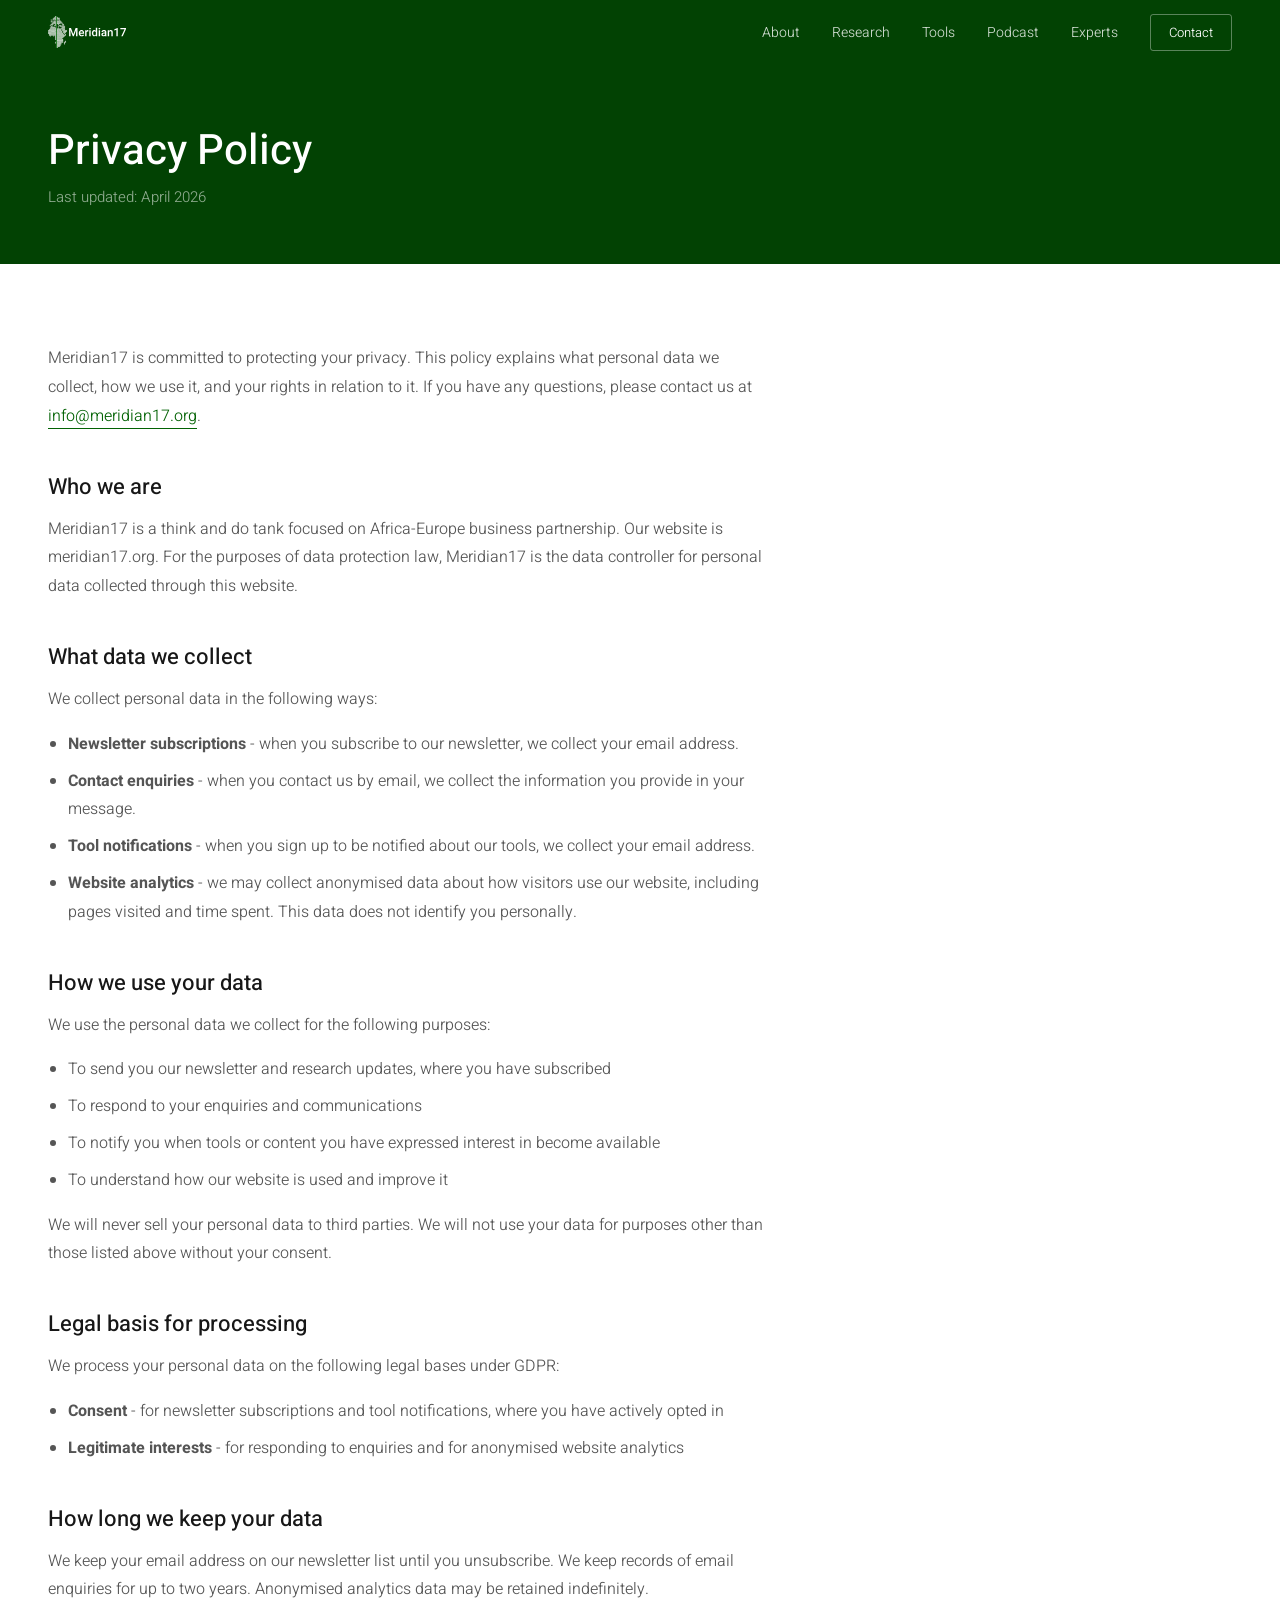
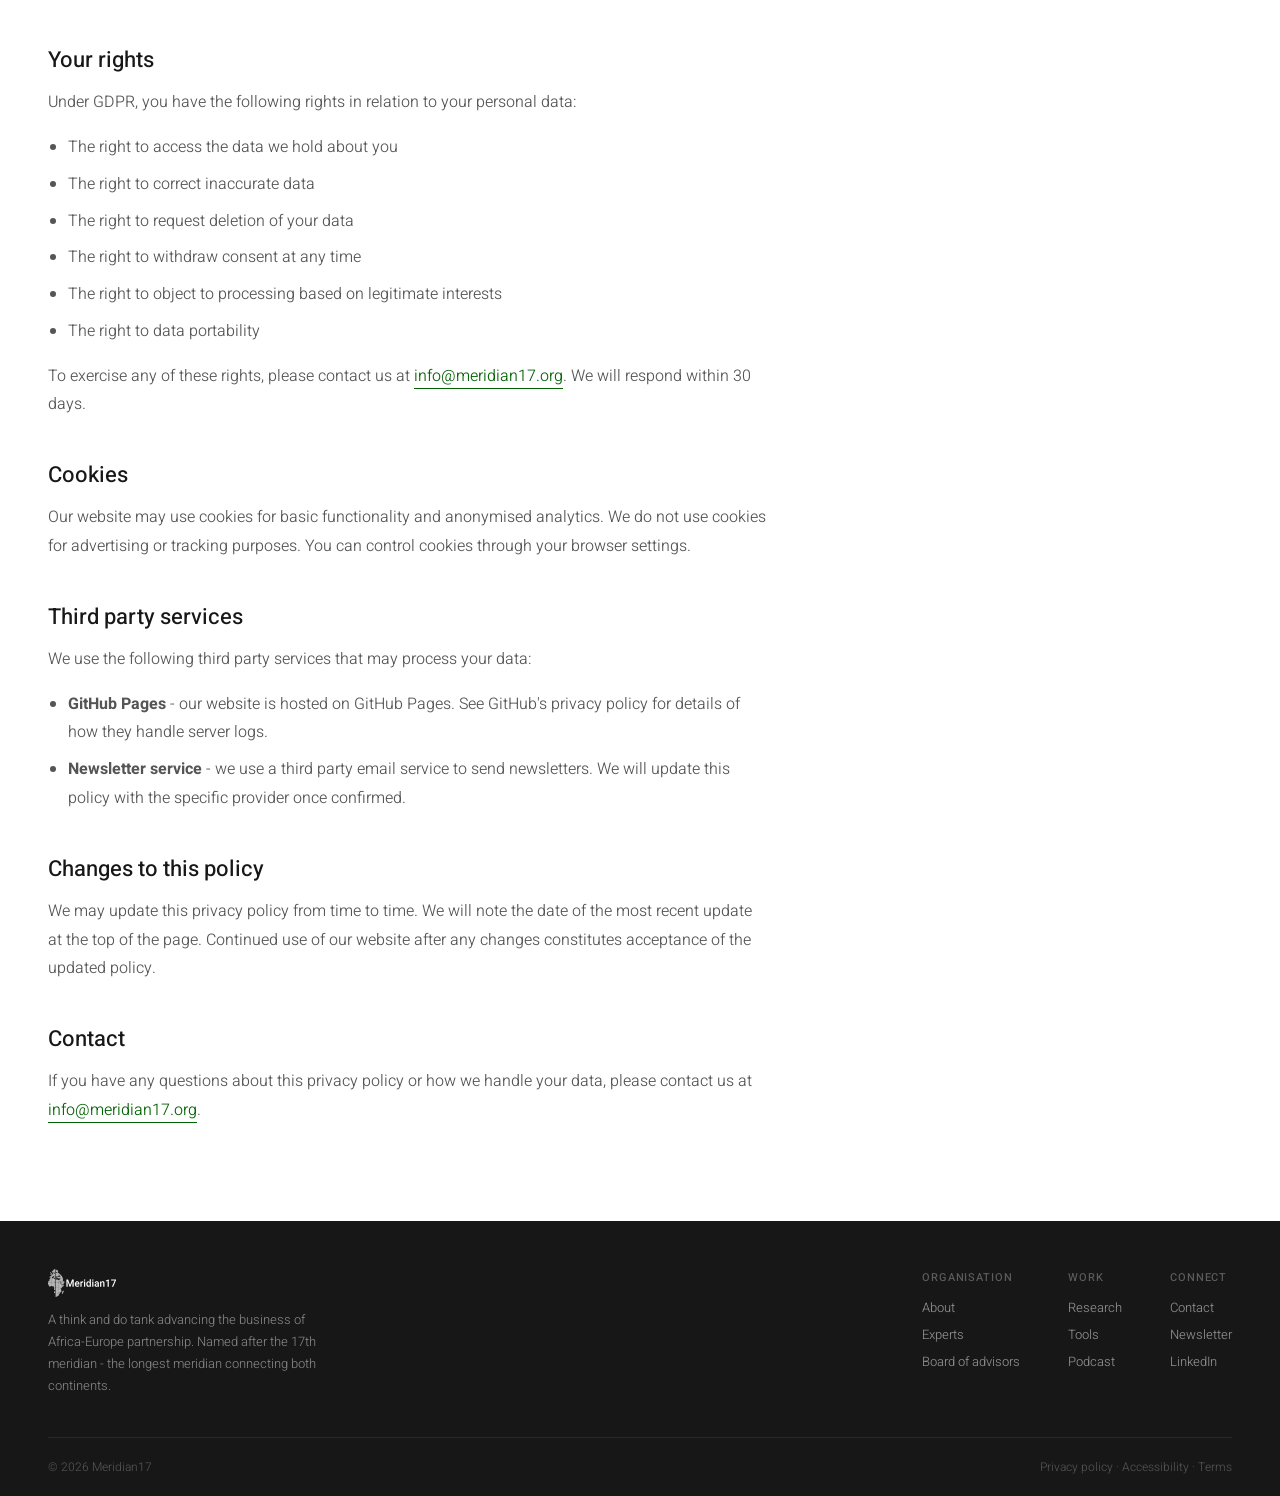
<file: privacy.html>
<!DOCTYPE html>
<html lang="en">
<head>
  <meta charset="UTF-8">
  <meta name="viewport" content="width=device-width, initial-scale=1.0">
  <meta name="description" content="Meridian17 privacy policy.">
  <title>Privacy Policy | Meridian17</title>
  <link rel="stylesheet" href="style.css">
  <style>
    .legal-hero { background: var(--dark-green); padding: 64px 0 56px; }
    .legal-hero h1 { font-size: 42px; font-weight: 500; color: var(--white); line-height: 1.1; margin-bottom: 12px; }
    .legal-hero p { font-size: 15px; color: rgba(255,255,255,0.55); font-weight: 300; }
    .legal-body { max-width: 720px; }
    .legal-body h2 { font-size: 22px; font-weight: 500; color: var(--near-black); margin-top: 40px; margin-bottom: 12px; }
    .legal-body p { font-size: 16px; line-height: 1.8; color: var(--body-muted); font-weight: 300; margin-bottom: 16px; }
    .legal-body ul { margin: 0 0 16px 20px; }
    .legal-body ul li { font-size: 16px; line-height: 1.8; color: var(--body-muted); font-weight: 300; margin-bottom: 8px; }
    .legal-body a { color: var(--mid-green); border-bottom: 1px solid var(--mid-green); }
  </style>
</head>
<body>

  <nav class="nav">
    <div class="nav__inner">
      <a href="index.html" class="nav__logo">
        <img src="assets/img/logo.svg" alt="Meridian17">
      </a>
      <div class="nav__links">
        <a href="about.html">About</a>
        <a href="research.html">Research</a>
        <a href="tools.html">Tools</a>
        <a href="podcast.html">Podcast</a>
        <a href="experts.html">Experts</a>
        <button class="nav__cta" onclick="window.location='mailto:info@meridian17.org'">Contact</button>
      </div>
      <button class="nav__hamburger" onclick="toggleMenu()" aria-label="Open menu">
        <span></span><span></span><span></span>
      </button>
    </div>
    <div class="nav__mobile" id="mobileMenu">
      <a href="about.html">About</a>
      <a href="research.html">Research</a>
      <a href="tools.html">Tools</a>
      <a href="podcast.html">Podcast</a>
      <a href="experts.html">Experts</a>
      <a href="mailto:info@meridian17.org">Contact</a>
    </div>
  </nav>

  <section class="legal-hero">
    <div class="container">
      <h1>Privacy Policy</h1>
      <p>Last updated: April 2026</p>
    </div>
  </section>

  <section class="section section--white">
    <div class="container">
      <div class="legal-body">

        <p>Meridian17 is committed to protecting your privacy. This policy explains what personal data we collect, how we use it, and your rights in relation to it. If you have any questions, please contact us at <a href="mailto:info@meridian17.org">info@meridian17.org</a>.</p>

        <h2>Who we are</h2>
        <p>Meridian17 is a think and do tank focused on Africa-Europe business partnership. Our website is meridian17.org. For the purposes of data protection law, Meridian17 is the data controller for personal data collected through this website.</p>

        <h2>What data we collect</h2>
        <p>We collect personal data in the following ways:</p>
        <ul>
          <li><strong>Newsletter subscriptions</strong> - when you subscribe to our newsletter, we collect your email address.</li>
          <li><strong>Contact enquiries</strong> - when you contact us by email, we collect the information you provide in your message.</li>
          <li><strong>Tool notifications</strong> - when you sign up to be notified about our tools, we collect your email address.</li>
          <li><strong>Website analytics</strong> - we may collect anonymised data about how visitors use our website, including pages visited and time spent. This data does not identify you personally.</li>
        </ul>

        <h2>How we use your data</h2>
        <p>We use the personal data we collect for the following purposes:</p>
        <ul>
          <li>To send you our newsletter and research updates, where you have subscribed</li>
          <li>To respond to your enquiries and communications</li>
          <li>To notify you when tools or content you have expressed interest in become available</li>
          <li>To understand how our website is used and improve it</li>
        </ul>
        <p>We will never sell your personal data to third parties. We will not use your data for purposes other than those listed above without your consent.</p>

        <h2>Legal basis for processing</h2>
        <p>We process your personal data on the following legal bases under GDPR:</p>
        <ul>
          <li><strong>Consent</strong> - for newsletter subscriptions and tool notifications, where you have actively opted in</li>
          <li><strong>Legitimate interests</strong> - for responding to enquiries and for anonymised website analytics</li>
        </ul>

        <h2>How long we keep your data</h2>
        <p>We keep your email address on our newsletter list until you unsubscribe. We keep records of email enquiries for up to two years. Anonymised analytics data may be retained indefinitely.</p>

        <h2>Your rights</h2>
        <p>Under GDPR, you have the following rights in relation to your personal data:</p>
        <ul>
          <li>The right to access the data we hold about you</li>
          <li>The right to correct inaccurate data</li>
          <li>The right to request deletion of your data</li>
          <li>The right to withdraw consent at any time</li>
          <li>The right to object to processing based on legitimate interests</li>
          <li>The right to data portability</li>
        </ul>
        <p>To exercise any of these rights, please contact us at <a href="mailto:info@meridian17.org">info@meridian17.org</a>. We will respond within 30 days.</p>

        <h2>Cookies</h2>
        <p>Our website may use cookies for basic functionality and anonymised analytics. We do not use cookies for advertising or tracking purposes. You can control cookies through your browser settings.</p>

        <h2>Third party services</h2>
        <p>We use the following third party services that may process your data:</p>
        <ul>
          <li><strong>GitHub Pages</strong> - our website is hosted on GitHub Pages. See GitHub's privacy policy for details of how they handle server logs.</li>
          <li><strong>Newsletter service</strong> - we use a third party email service to send newsletters. We will update this policy with the specific provider once confirmed.</li>
        </ul>

        <h2>Changes to this policy</h2>
        <p>We may update this privacy policy from time to time. We will note the date of the most recent update at the top of the page. Continued use of our website after any changes constitutes acceptance of the updated policy.</p>

        <h2>Contact</h2>
        <p>If you have any questions about this privacy policy or how we handle your data, please contact us at <a href="mailto:info@meridian17.org">info@meridian17.org</a>.</p>

      </div>
    </div>
  </section>

  <footer class="footer">
    <div class="container">
      <div class="footer__inner">
        <div>
          <div class="footer__logo">
            <img src="assets/img/logo.svg" alt="Meridian17">
          </div>
          <p class="footer__desc">A think and do tank advancing the business of Africa-Europe partnership. Named after the 17th meridian - the longest meridian connecting both continents.</p>
        </div>
        <nav class="footer__nav">
          <div class="footer__nav-col">
            <h4>Organisation</h4>
            <a href="about.html">About</a>
            <a href="experts.html">Experts</a>
            <a href="about.html#advisors">Board of advisors</a>
          </div>
          <div class="footer__nav-col">
            <h4>Work</h4>
            <a href="research.html">Research</a>
            <a href="tools.html">Tools</a>
            <a href="podcast.html">Podcast</a>
          </div>
          <div class="footer__nav-col">
            <h4>Connect</h4>
            <a href="mailto:info@meridian17.org">Contact</a>
            <a href="index.html#newsletter">Newsletter</a>
            <a href="https://www.linkedin.com/company/meridian17" target="_blank">LinkedIn</a>
          </div>
        </nav>
      </div>
      <div class="footer__bottom">
        <span>© 2026 Meridian17</span>
        <span>
          <a href="privacy.html" style="color:rgba(255,255,255,0.25)">Privacy policy</a> ·
          <a href="accessibility.html" style="color:rgba(255,255,255,0.25)">Accessibility</a> ·
          <a href="terms.html" style="color:rgba(255,255,255,0.25)">Terms</a>
        </span>
      </div>
    </div>
  </footer>

  <script>
    function toggleMenu() {
      const menu = document.getElementById('mobileMenu');
      menu.classList.toggle('open');
    }
  </script>

</body>
</html>
</file>
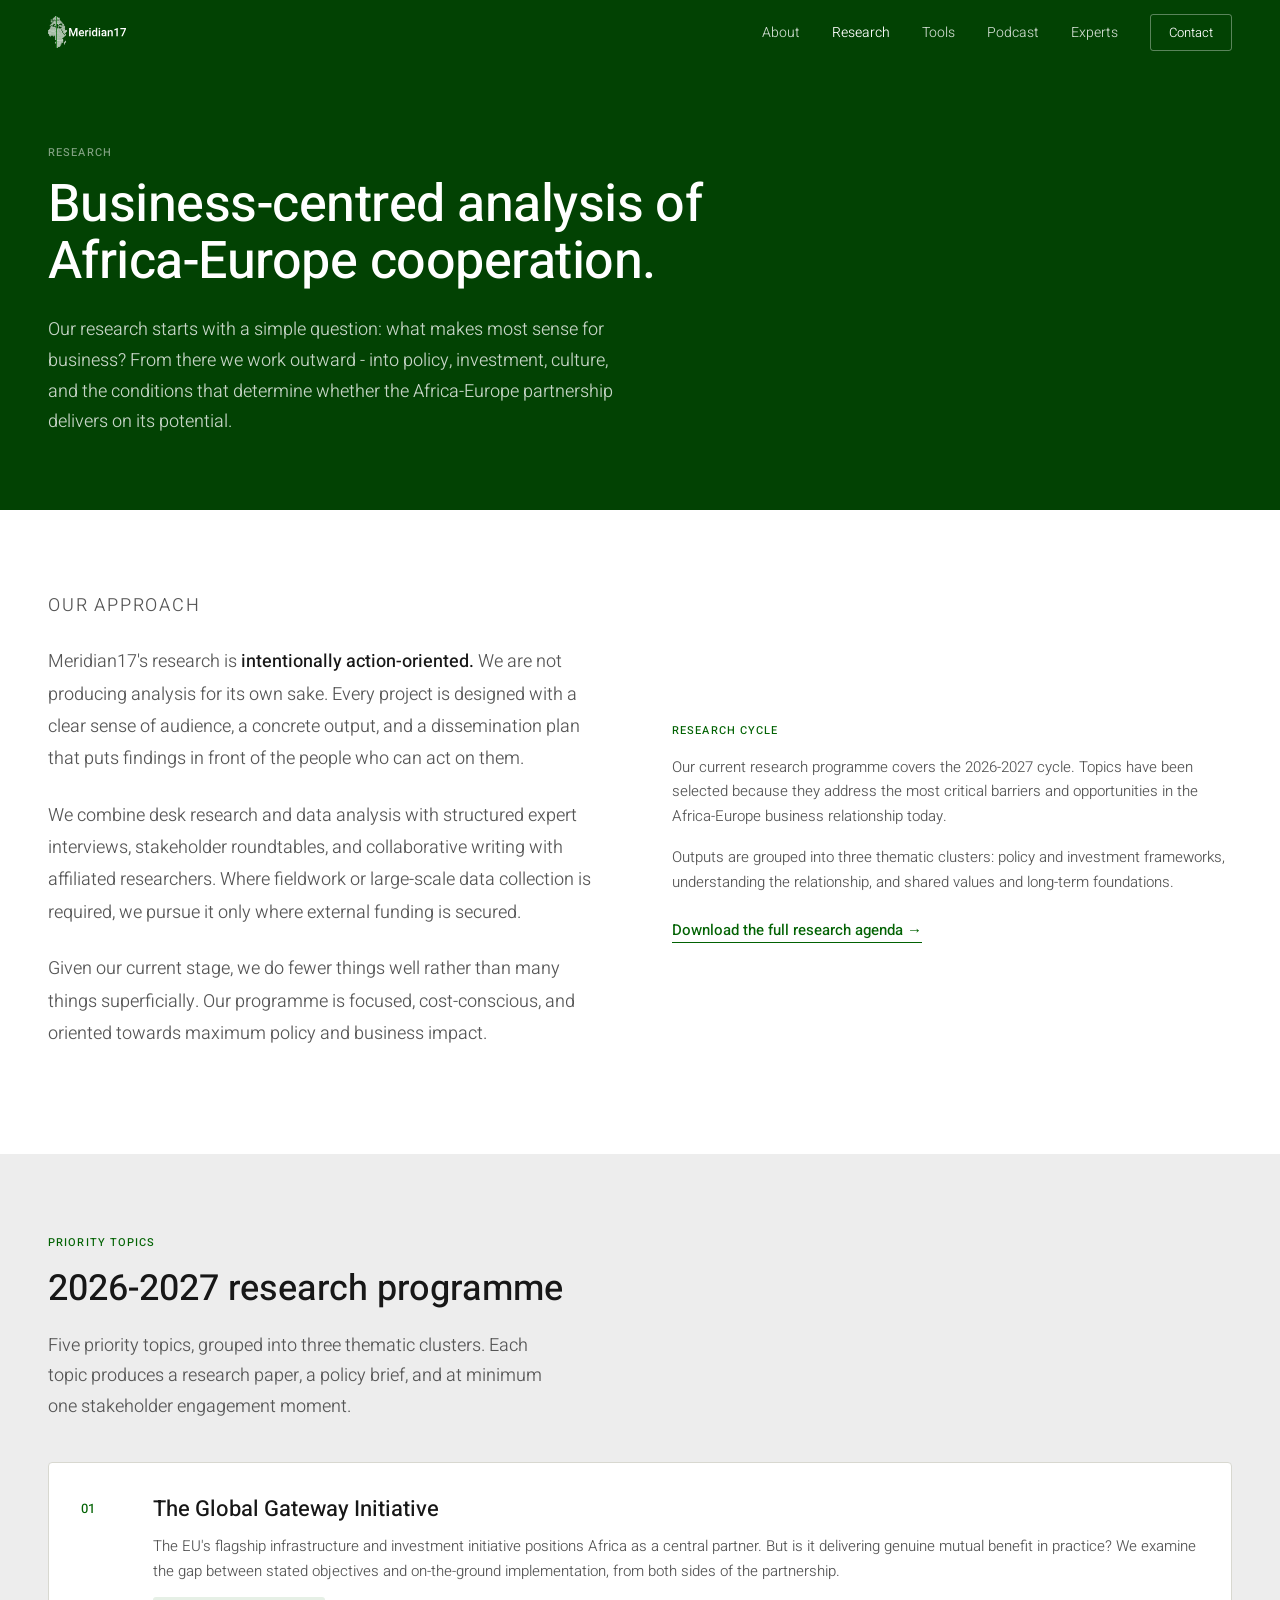
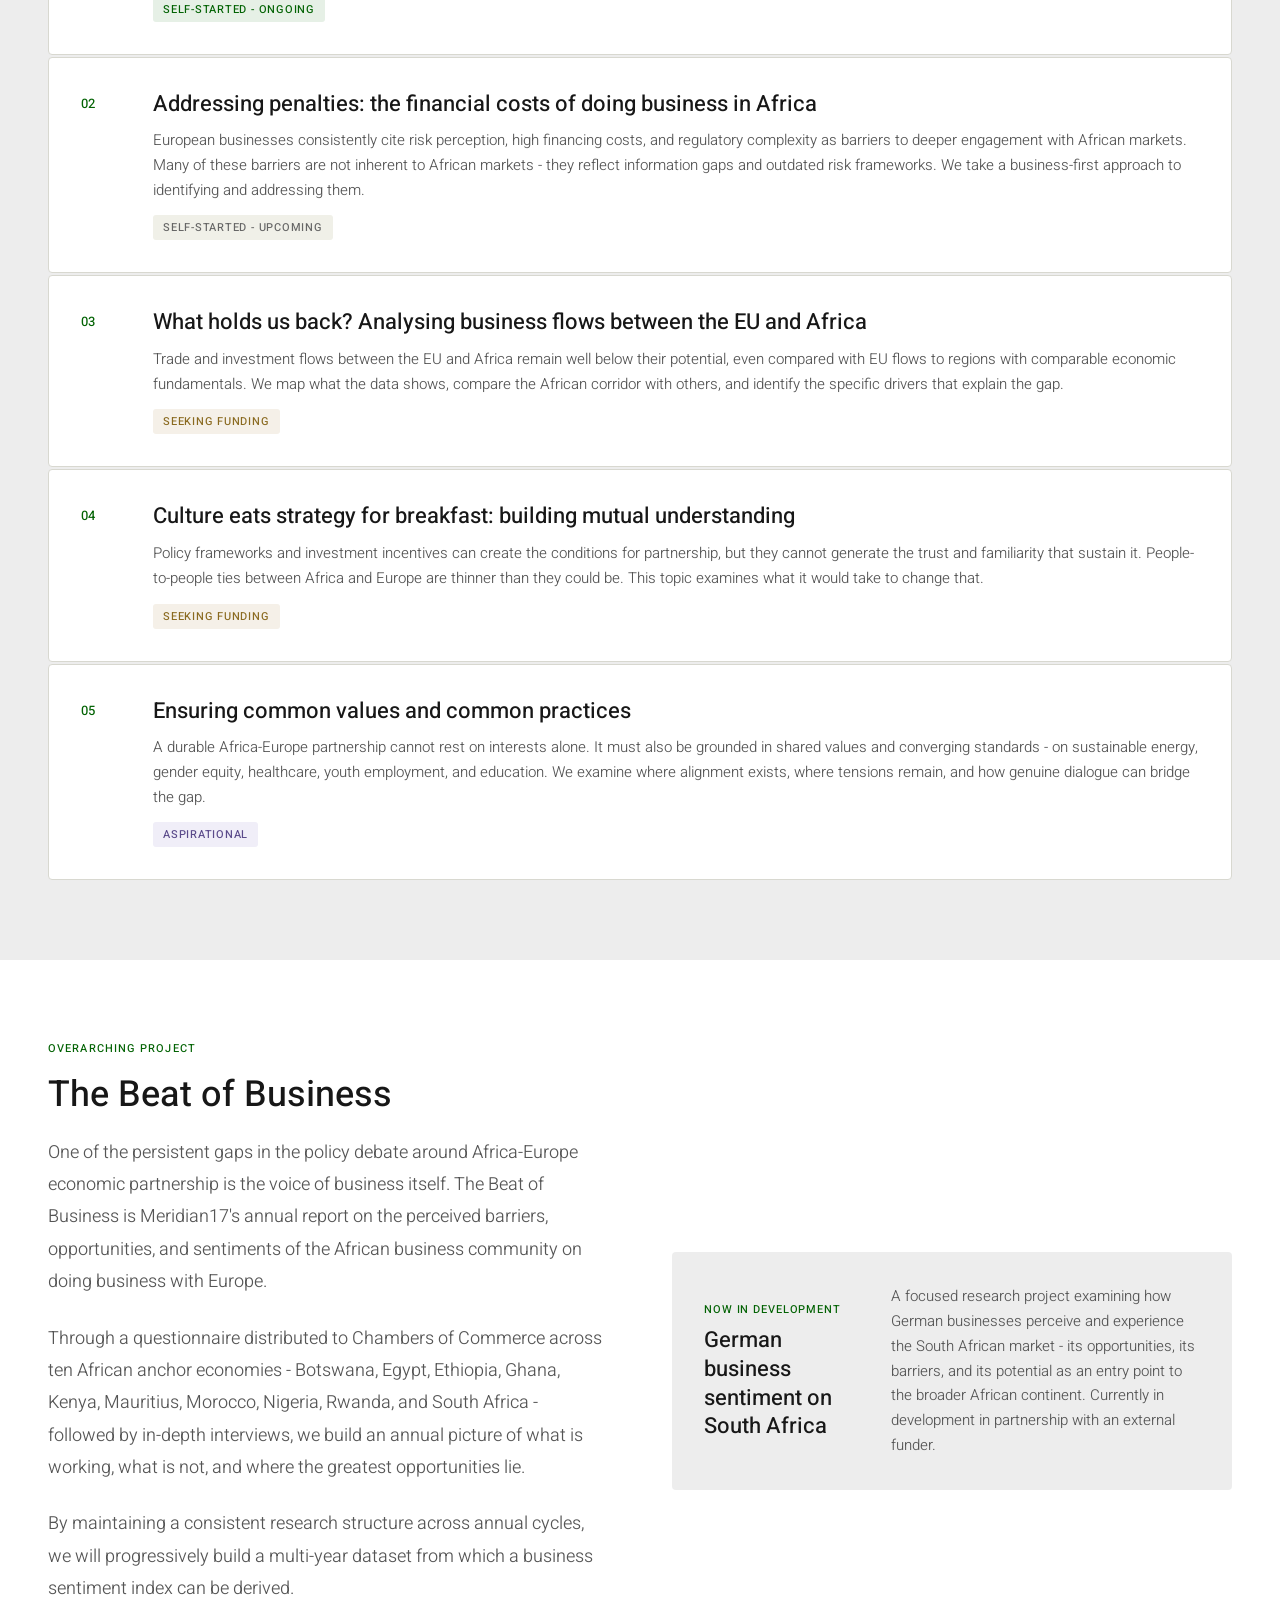
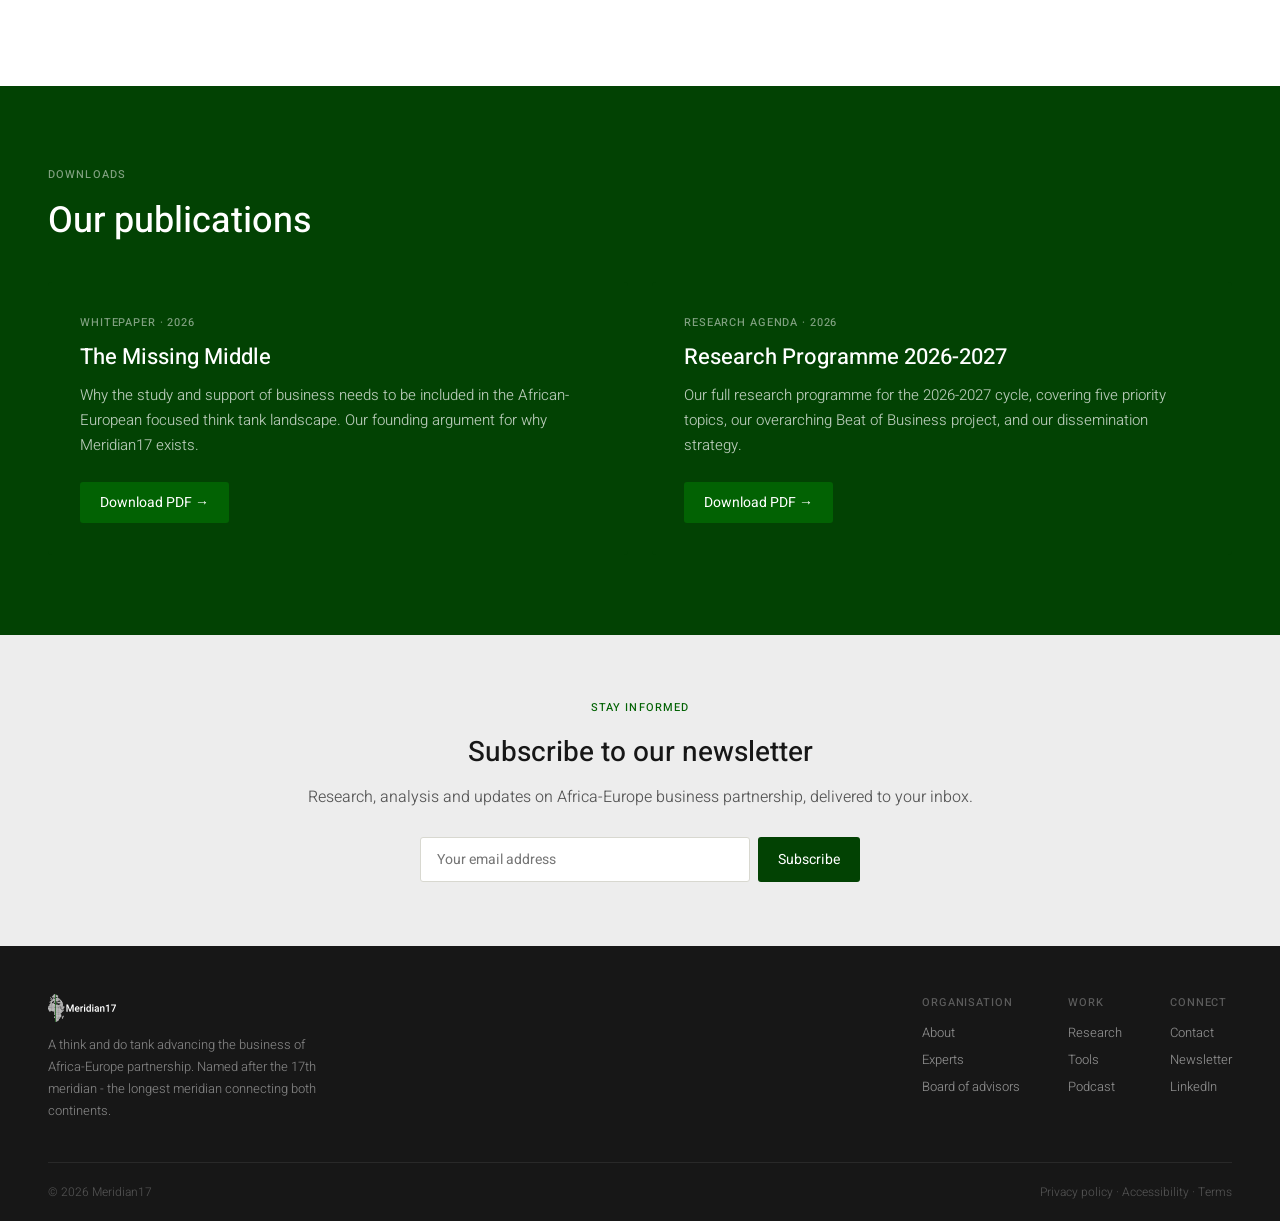
<file: research.html>
<!DOCTYPE html>
<html lang="en">
<head>
  <meta charset="UTF-8">
  <meta name="viewport" content="width=device-width, initial-scale=1.0">
  <meta name="description" content="Meridian17 research - business-centred analysis of Africa-Europe cooperation.">
  <title>Research | Meridian17</title>
  <link rel="stylesheet" href="style.css">
  <style>
    .research-hero { background: var(--dark-green); padding: 80px 0 72px; }
    .research-hero__title { font-size: 52px; font-weight: 500; color: var(--white); line-height: 1.1; letter-spacing: -0.01em; margin-bottom: 24px; max-width: 780px; }
    .research-hero__sub { font-size: 18px; line-height: 1.7; color: rgba(255,255,255,0.78); max-width: 580px; font-weight: 300; }
    .topic-list { display: flex; flex-direction: column; gap: 2px; margin-top: 40px; }
    .topic { background: var(--white); border: 1px solid var(--border); border-radius: 4px; padding: 32px; display: grid; grid-template-columns: 48px 1fr; gap: 24px; align-items: start; }
    .topic__number { font-size: 13px; font-weight: 500; color: var(--mid-green); padding-top: 4px; }
    .topic__content h3 { font-size: 22px; font-weight: 500; color: var(--near-black); line-height: 1.3; margin-bottom: 10px; }
    .topic__content p { font-size: 15px; line-height: 1.65; color: var(--body-muted); font-weight: 300; margin-bottom: 12px; }
    .topic__status { display: inline-block; font-size: 11px; letter-spacing: 0.07em; text-transform: uppercase; font-weight: 500; padding: 4px 10px; border-radius: 3px; }
    .status--ongoing { background: #e6f0e6; color: var(--mid-green); }
    .status--upcoming { background: #f0f0e8; color: #666; }
    .status--funding { background: #f5f0e8; color: #8a6a20; }
    .status--aspiration { background: #f0eef8; color: #5a4a8a; }
    .downloads { display: grid; grid-template-columns: 1fr 1fr; gap: 24px; margin-top: 40px; }
    .download-card { background: var(--dark-green); border-radius: 4px; padding: 32px; display: flex; flex-direction: column; }
    .download-card__tag { font-size: 11px; letter-spacing: 0.08em; text-transform: uppercase; color: rgba(255,255,255,0.5); font-weight: 500; margin-bottom: 12px; }
    .download-card__title { font-size: 22px; font-weight: 500; color: var(--white); line-height: 1.3; margin-bottom: 12px; flex: 1; }
    .download-card__body { font-size: 15px; line-height: 1.65; color: rgba(255,255,255,0.72); font-weight: 300; margin-bottom: 24px; }
    .download-card__link { display: inline-block; background: var(--mid-green); color: var(--white); padding: 10px 20px; border-radius: 3px; font-size: 14px; font-weight: 400; align-self: flex-start; transition: opacity 0.2s; }
    .download-card__link:hover { opacity: 0.85; }
    .inprogress { background: var(--off-white); border-radius: 4px; padding: 32px; margin-top: 24px; display: grid; grid-template-columns: 1fr 2fr; gap: 32px; align-items: center; }
    .inprogress__label { font-size: 11px; letter-spacing: 0.08em; text-transform: uppercase; color: var(--mid-green); font-weight: 500; margin-bottom: 8px; }
    .inprogress__title { font-size: 22px; font-weight: 500; color: var(--near-black); line-height: 1.3; }
    .inprogress__body { font-size: 15px; line-height: 1.65; color: var(--body-muted); font-weight: 300; }
    .methodology { max-width: 720px; }
    .methodology p { font-size: 18px; line-height: 1.8; color: var(--body-muted); font-weight: 300; margin-bottom: 24px; }
    .methodology p strong { font-weight: 500; color: var(--near-black); }
    @media (max-width: 1024px) {
      .downloads { grid-template-columns: 1fr; }
      .inprogress { grid-template-columns: 1fr; }
    }
    @media (max-width: 640px) {
      .research-hero__title { font-size: 32px; }
      .topic { grid-template-columns: 1fr; gap: 8px; }
      .topic__number { padding-top: 0; }
    }
  </style>
</head>
<body>

  <!-- Navigation -->
  <nav class="nav">
    <div class="nav__inner">
      <a href="index.html" class="nav__logo">
        <img src="assets/img/logo.svg" alt="Meridian17">
      </a>
      <div class="nav__links">
        <a href="about.html">About</a>
        <a href="research.html" style="color:var(--white)">Research</a>
        <a href="tools.html">Tools</a>
        <a href="podcast.html">Podcast</a>
        <a href="experts.html">Experts</a>
        <button class="nav__cta" onclick="window.location='mailto:info@meridian17.org'">Contact</button>
      </div>
      <button class="nav__hamburger" onclick="toggleMenu()" aria-label="Open menu">
        <span></span>
        <span></span>
        <span></span>
      </button>
    </div>
    <div class="nav__mobile" id="mobileMenu">
      <a href="about.html">About</a>
      <a href="research.html">Research</a>
      <a href="tools.html">Tools</a>
      <a href="podcast.html">Podcast</a>
      <a href="experts.html">Experts</a>
      <a href="mailto:info@meridian17.org">Contact</a>
    </div>
  </nav>

  <!-- Page hero -->
  <section class="research-hero">
    <div class="container">
      <p class="label--white">Research</p>
      <h1 class="research-hero__title">Business-centred analysis of Africa-Europe cooperation.</h1>
      <p class="research-hero__sub">Our research starts with a simple question: what makes most sense for business? From there we work outward - into policy, investment, culture, and the conditions that determine whether the Africa-Europe partnership delivers on its potential.</p>
    </div>
  </section>

  <!-- Our approach -->
  <section class="section section--white">
    <div class="container">
      <div class="two-col">
        <div class="methodology">
          <p class="label">Our approach</p>
          <p>Meridian17's research is <strong>intentionally action-oriented.</strong> We are not producing analysis for its own sake. Every project is designed with a clear sense of audience, a concrete output, and a dissemination plan that puts findings in front of the people who can act on them.</p>
          <p>We combine desk research and data analysis with structured expert interviews, stakeholder roundtables, and collaborative writing with affiliated researchers. Where fieldwork or large-scale data collection is required, we pursue it only where external funding is secured.</p>
          <p>Given our current stage, we do fewer things well rather than many things superficially. Our programme is focused, cost-conscious, and oriented towards maximum policy and business impact.</p>
        </div>
        <div>
          <p class="label">Research cycle</p>
          <p style="font-size:15px;line-height:1.65;color:var(--body-muted);font-weight:300;margin-bottom:16px">Our current research programme covers the 2026-2027 cycle. Topics have been selected because they address the most critical barriers and opportunities in the Africa-Europe business relationship today.</p>
          <p style="font-size:15px;line-height:1.65;color:var(--body-muted);font-weight:300;margin-bottom:24px">Outputs are grouped into three thematic clusters: policy and investment frameworks, understanding the relationship, and shared values and long-term foundations.</p>
          <a href="assets/docs/research-agenda-2026-2027.pdf" class="text-link" target="_blank">Download the full research agenda →</a>
        </div>
      </div>
    </div>
  </section>

  <!-- Priority topics -->
  <section class="section section--offwhite">
    <div class="container">
      <p class="label">Priority topics</p>
      <h2 class="section-title">2026-2027 research programme</h2>
      <p class="section-body">Five priority topics, grouped into three thematic clusters. Each topic produces a research paper, a policy brief, and at minimum one stakeholder engagement moment.</p>
      <div class="topic-list">

        <div class="topic">
          <div class="topic__number">01</div>
          <div class="topic__content">
            <h3>The Global Gateway Initiative</h3>
            <p>The EU's flagship infrastructure and investment initiative positions Africa as a central partner. But is it delivering genuine mutual benefit in practice? We examine the gap between stated objectives and on-the-ground implementation, from both sides of the partnership.</p>
            <span class="topic__status status--ongoing">Self-started - ongoing</span>
          </div>
        </div>

        <div class="topic">
          <div class="topic__number">02</div>
          <div class="topic__content">
            <h3>Addressing penalties: the financial costs of doing business in Africa</h3>
            <p>European businesses consistently cite risk perception, high financing costs, and regulatory complexity as barriers to deeper engagement with African markets. Many of these barriers are not inherent to African markets - they reflect information gaps and outdated risk frameworks. We take a business-first approach to identifying and addressing them.</p>
            <span class="topic__status status--upcoming">Self-started - upcoming</span>
          </div>
        </div>

        <div class="topic">
          <div class="topic__number">03</div>
          <div class="topic__content">
            <h3>What holds us back? Analysing business flows between the EU and Africa</h3>
            <p>Trade and investment flows between the EU and Africa remain well below their potential, even compared with EU flows to regions with comparable economic fundamentals. We map what the data shows, compare the African corridor with others, and identify the specific drivers that explain the gap.</p>
            <span class="topic__status status--funding">Seeking funding</span>
          </div>
        </div>

        <div class="topic">
          <div class="topic__number">04</div>
          <div class="topic__content">
            <h3>Culture eats strategy for breakfast: building mutual understanding</h3>
            <p>Policy frameworks and investment incentives can create the conditions for partnership, but they cannot generate the trust and familiarity that sustain it. People-to-people ties between Africa and Europe are thinner than they could be. This topic examines what it would take to change that.</p>
            <span class="topic__status status--funding">Seeking funding</span>
          </div>
        </div>

        <div class="topic">
          <div class="topic__number">05</div>
          <div class="topic__content">
            <h3>Ensuring common values and common practices</h3>
            <p>A durable Africa-Europe partnership cannot rest on interests alone. It must also be grounded in shared values and converging standards - on sustainable energy, gender equity, healthcare, youth employment, and education. We examine where alignment exists, where tensions remain, and how genuine dialogue can bridge the gap.</p>
            <span class="topic__status status--aspiration">Aspirational</span>
          </div>
        </div>

      </div>
    </div>
  </section>

  <!-- Overarching project - Beat of Business -->
  <section class="section section--white">
    <div class="container">
      <p class="label">Overarching project</p>
      <h2 class="section-title">The Beat of Business</h2>
      <div class="two-col">
        <div>
          <p style="font-size:18px;line-height:1.8;color:var(--body-muted);font-weight:300;margin-bottom:24px">One of the persistent gaps in the policy debate around Africa-Europe economic partnership is the voice of business itself. The Beat of Business is Meridian17's annual report on the perceived barriers, opportunities, and sentiments of the African business community on doing business with Europe.</p>
          <p style="font-size:18px;line-height:1.8;color:var(--body-muted);font-weight:300;margin-bottom:24px">Through a questionnaire distributed to Chambers of Commerce across ten African anchor economies - Botswana, Egypt, Ethiopia, Ghana, Kenya, Mauritius, Morocco, Nigeria, Rwanda, and South Africa - followed by in-depth interviews, we build an annual picture of what is working, what is not, and where the greatest opportunities lie.</p>
          <p style="font-size:18px;line-height:1.8;color:var(--body-muted);font-weight:300">By maintaining a consistent research structure across annual cycles, we will progressively build a multi-year dataset from which a business sentiment index can be derived.</p>
        </div>
        <div>
          <div class="inprogress" style="margin-top:0">
            <div>
              <p class="inprogress__label">Now in development</p>
              <p class="inprogress__title">German business sentiment on South Africa</p>
            </div>
            <p class="inprogress__body">A focused research project examining how German businesses perceive and experience the South African market - its opportunities, its barriers, and its potential as an entry point to the broader African continent. Currently in development in partnership with an external funder.</p>
          </div>
        </div>
      </div>
    </div>
  </section>

  <!-- Downloads -->
  <section class="section section--dark">
    <div class="container">
      <p class="label--white">Downloads</p>
      <h2 class="section-title--white" style="margin-bottom:40px">Our publications</h2>
      <div class="downloads">
        <div class="download-card">
          <p class="download-card__tag">Whitepaper · 2026</p>
          <h3 class="download-card__title">The Missing Middle</h3>
          <p class="download-card__body">Why the study and support of business needs to be included in the African-European focused think tank landscape. Our founding argument for why Meridian17 exists.</p>
          <a href="assets/docs/missing-middle.pdf" class="download-card__link" target="_blank">Download PDF →</a>
        </div>
        <div class="download-card">
          <p class="download-card__tag">Research agenda · 2026</p>
          <h3 class="download-card__title">Research Programme 2026-2027</h3>
          <p class="download-card__body">Our full research programme for the 2026-2027 cycle, covering five priority topics, our overarching Beat of Business project, and our dissemination strategy.</p>
          <a href="assets/docs/research-agenda-2026-2027.pdf" class="download-card__link" target="_blank">Download PDF →</a>
        </div>
      </div>
    </div>
  </section>

  <!-- Newsletter -->
  <section class="newsletter">
    <div class="container">
      <p class="label" style="text-align:center">Stay informed</p>
      <h2 class="newsletter__title">Subscribe to our newsletter</h2>
      <p class="newsletter__sub">Research, analysis and updates on Africa-Europe business partnership, delivered to your inbox.</p>
      <form class="newsletter__form" onsubmit="return false;">
        <input type="email" placeholder="Your email address" aria-label="Email address">
        <button type="submit">Subscribe</button>
      </form>
    </div>
  </section>

  <!-- Footer -->
  <footer class="footer">
    <div class="container">
      <div class="footer__inner">
        <div>
          <div class="footer__logo">
            <img src="assets/img/logo.svg" alt="Meridian17">
          </div>
          <p class="footer__desc">A think and do tank advancing the business of Africa-Europe partnership. Named after the 17th meridian - the longest meridian connecting both continents.</p>
        </div>
        <nav class="footer__nav">
          <div class="footer__nav-col">
            <h4>Organisation</h4>
            <a href="about.html">About</a>
            <a href="experts.html">Experts</a>
            <a href="about.html#advisors">Board of advisors</a>
          </div>
          <div class="footer__nav-col">
            <h4>Work</h4>
            <a href="research.html">Research</a>
            <a href="tools.html">Tools</a>
            <a href="podcast.html">Podcast</a>
          </div>
          <div class="footer__nav-col">
            <h4>Connect</h4>
            <a href="mailto:info@meridian17.org">Contact</a>
            <a href="index.html#newsletter">Newsletter</a>
            <a href="https://www.linkedin.com/company/meridian17" target="_blank">LinkedIn</a>
          </div>
        </nav>
      </div>
      <div class="footer__bottom">
        <span>© 2026 Meridian17</span>
        <span>
          <a href="privacy.html" style="color:rgba(255,255,255,0.25)">Privacy policy</a> ·
          <a href="accessibility.html" style="color:rgba(255,255,255,0.25)">Accessibility</a> ·
          <a href="terms.html" style="color:rgba(255,255,255,0.25)">Terms</a>
        </span>
      </div>
    </div>
  </footer>

  <script>
    function toggleMenu() {
      const menu = document.getElementById('mobileMenu');
      menu.classList.toggle('open');
    }
  </script>

</body>
</html>
</file>
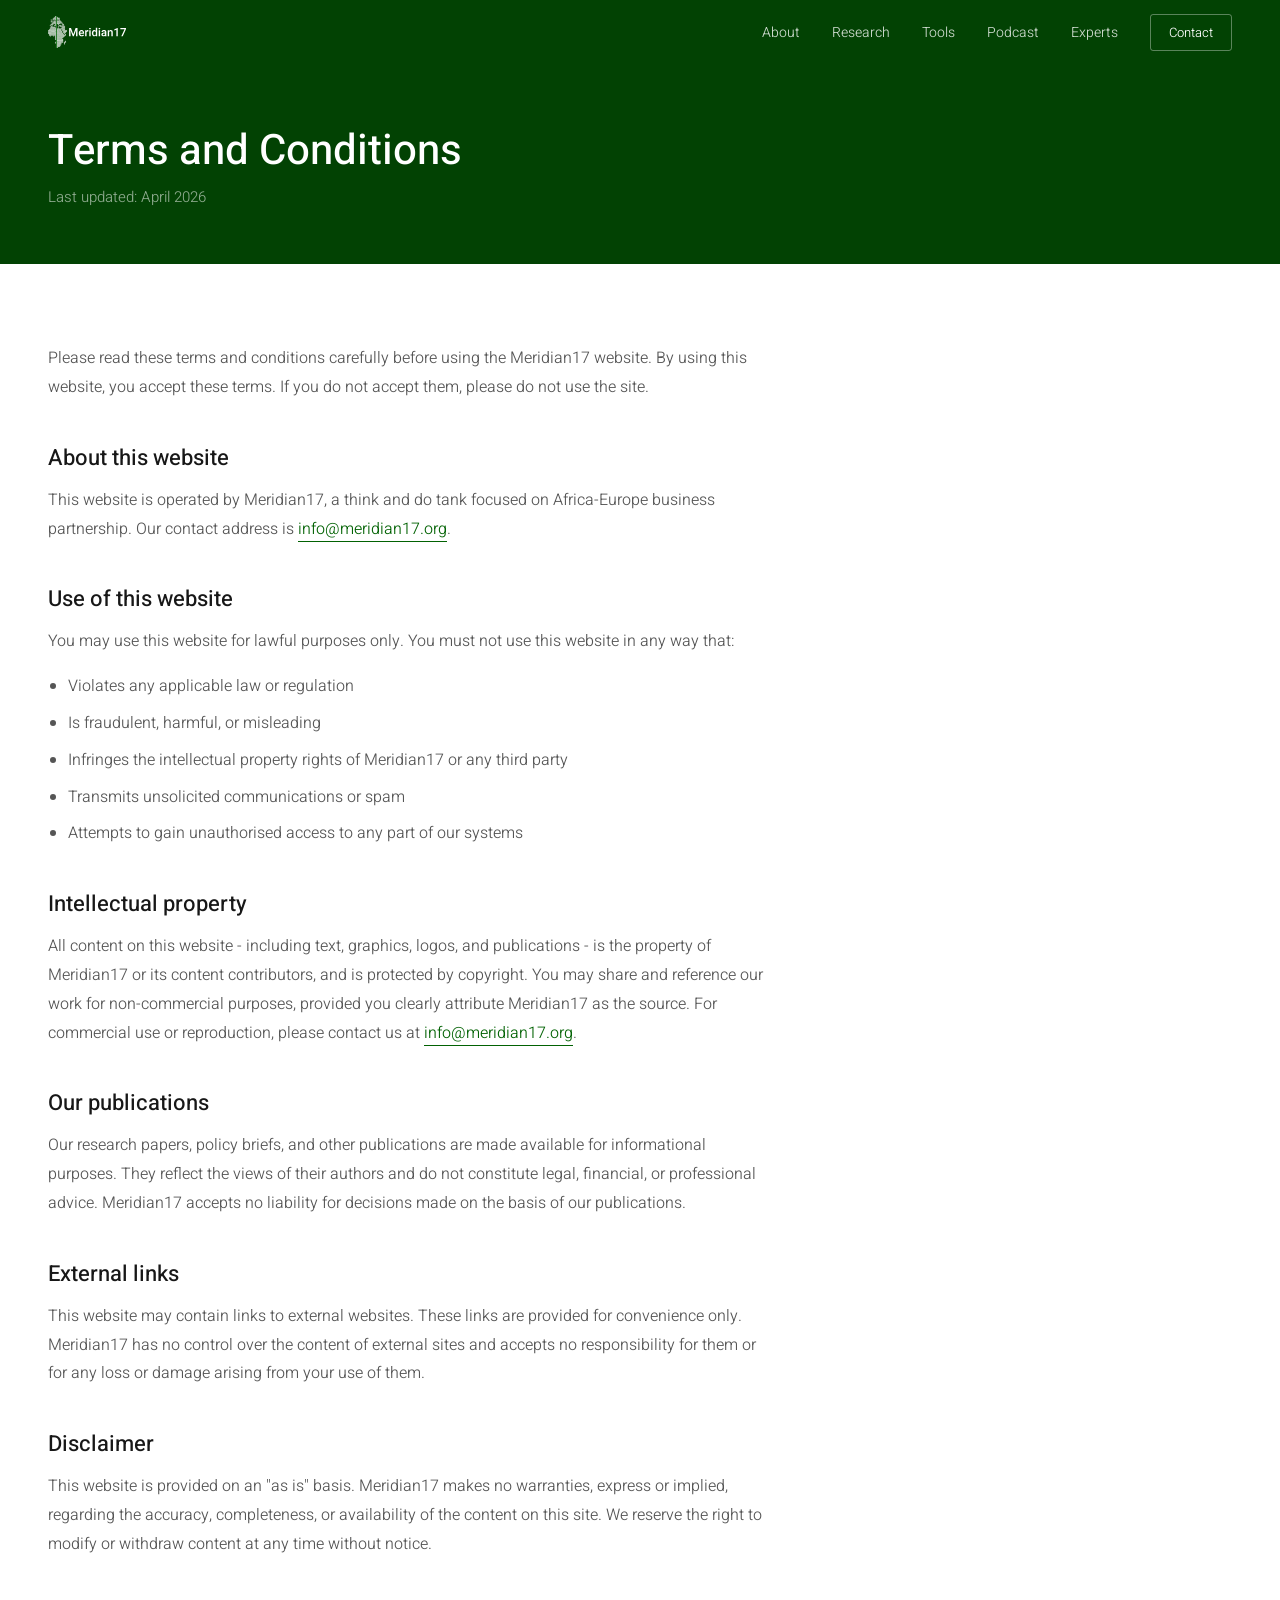
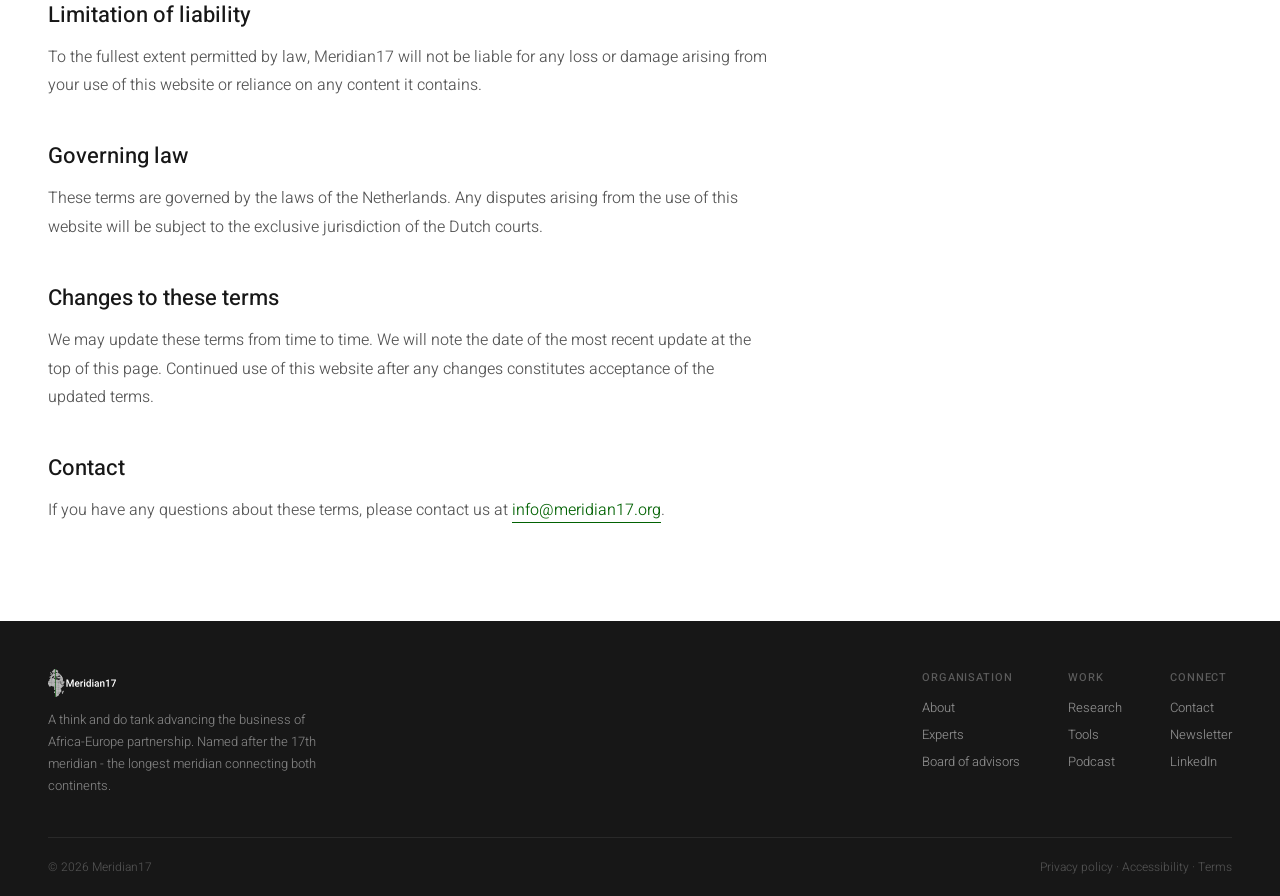
<file: terms.html>
<!DOCTYPE html>
<html lang="en">
<head>
  <meta charset="UTF-8">
  <meta name="viewport" content="width=device-width, initial-scale=1.0">
  <meta name="description" content="Meridian17 terms and conditions.">
  <title>Terms and Conditions | Meridian17</title>
  <link rel="stylesheet" href="style.css">
  <style>
    .legal-hero { background: var(--dark-green); padding: 64px 0 56px; }
    .legal-hero h1 { font-size: 42px; font-weight: 500; color: var(--white); line-height: 1.1; margin-bottom: 12px; }
    .legal-hero p { font-size: 15px; color: rgba(255,255,255,0.55); font-weight: 300; }
    .legal-body { max-width: 720px; }
    .legal-body h2 { font-size: 22px; font-weight: 500; color: var(--near-black); margin-top: 40px; margin-bottom: 12px; }
    .legal-body p { font-size: 16px; line-height: 1.8; color: var(--body-muted); font-weight: 300; margin-bottom: 16px; }
    .legal-body ul { margin: 0 0 16px 20px; }
    .legal-body ul li { font-size: 16px; line-height: 1.8; color: var(--body-muted); font-weight: 300; margin-bottom: 8px; }
    .legal-body a { color: var(--mid-green); border-bottom: 1px solid var(--mid-green); }
  </style>
</head>
<body>

  <nav class="nav">
    <div class="nav__inner">
      <a href="index.html" class="nav__logo">
        <img src="assets/img/logo.svg" alt="Meridian17">
      </a>
      <div class="nav__links">
        <a href="about.html">About</a>
        <a href="research.html">Research</a>
        <a href="tools.html">Tools</a>
        <a href="podcast.html">Podcast</a>
        <a href="experts.html">Experts</a>
        <button class="nav__cta" onclick="window.location='mailto:info@meridian17.org'">Contact</button>
      </div>
      <button class="nav__hamburger" onclick="toggleMenu()" aria-label="Open menu">
        <span></span><span></span><span></span>
      </button>
    </div>
    <div class="nav__mobile" id="mobileMenu">
      <a href="about.html">About</a>
      <a href="research.html">Research</a>
      <a href="tools.html">Tools</a>
      <a href="podcast.html">Podcast</a>
      <a href="experts.html">Experts</a>
      <a href="mailto:info@meridian17.org">Contact</a>
    </div>
  </nav>

  <section class="legal-hero">
    <div class="container">
      <h1>Terms and Conditions</h1>
      <p>Last updated: April 2026</p>
    </div>
  </section>

  <section class="section section--white">
    <div class="container">
      <div class="legal-body">

        <p>Please read these terms and conditions carefully before using the Meridian17 website. By using this website, you accept these terms. If you do not accept them, please do not use the site.</p>

        <h2>About this website</h2>
        <p>This website is operated by Meridian17, a think and do tank focused on Africa-Europe business partnership. Our contact address is <a href="mailto:info@meridian17.org">info@meridian17.org</a>.</p>

        <h2>Use of this website</h2>
        <p>You may use this website for lawful purposes only. You must not use this website in any way that:</p>
        <ul>
          <li>Violates any applicable law or regulation</li>
          <li>Is fraudulent, harmful, or misleading</li>
          <li>Infringes the intellectual property rights of Meridian17 or any third party</li>
          <li>Transmits unsolicited communications or spam</li>
          <li>Attempts to gain unauthorised access to any part of our systems</li>
        </ul>

        <h2>Intellectual property</h2>
        <p>All content on this website - including text, graphics, logos, and publications - is the property of Meridian17 or its content contributors, and is protected by copyright. You may share and reference our work for non-commercial purposes, provided you clearly attribute Meridian17 as the source. For commercial use or reproduction, please contact us at <a href="mailto:info@meridian17.org">info@meridian17.org</a>.</p>

        <h2>Our publications</h2>
        <p>Our research papers, policy briefs, and other publications are made available for informational purposes. They reflect the views of their authors and do not constitute legal, financial, or professional advice. Meridian17 accepts no liability for decisions made on the basis of our publications.</p>

        <h2>External links</h2>
        <p>This website may contain links to external websites. These links are provided for convenience only. Meridian17 has no control over the content of external sites and accepts no responsibility for them or for any loss or damage arising from your use of them.</p>

        <h2>Disclaimer</h2>
        <p>This website is provided on an "as is" basis. Meridian17 makes no warranties, express or implied, regarding the accuracy, completeness, or availability of the content on this site. We reserve the right to modify or withdraw content at any time without notice.</p>

        <h2>Limitation of liability</h2>
        <p>To the fullest extent permitted by law, Meridian17 will not be liable for any loss or damage arising from your use of this website or reliance on any content it contains.</p>

        <h2>Governing law</h2>
        <p>These terms are governed by the laws of the Netherlands. Any disputes arising from the use of this website will be subject to the exclusive jurisdiction of the Dutch courts.</p>

        <h2>Changes to these terms</h2>
        <p>We may update these terms from time to time. We will note the date of the most recent update at the top of this page. Continued use of this website after any changes constitutes acceptance of the updated terms.</p>

        <h2>Contact</h2>
        <p>If you have any questions about these terms, please contact us at <a href="mailto:info@meridian17.org">info@meridian17.org</a>.</p>

      </div>
    </div>
  </section>

  <footer class="footer">
    <div class="container">
      <div class="footer__inner">
        <div>
          <div class="footer__logo">
            <img src="assets/img/logo.svg" alt="Meridian17">
          </div>
          <p class="footer__desc">A think and do tank advancing the business of Africa-Europe partnership. Named after the 17th meridian - the longest meridian connecting both continents.</p>
        </div>
        <nav class="footer__nav">
          <div class="footer__nav-col">
            <h4>Organisation</h4>
            <a href="about.html">About</a>
            <a href="experts.html">Experts</a>
            <a href="about.html#advisors">Board of advisors</a>
          </div>
          <div class="footer__nav-col">
            <h4>Work</h4>
            <a href="research.html">Research</a>
            <a href="tools.html">Tools</a>
            <a href="podcast.html">Podcast</a>
          </div>
          <div class="footer__nav-col">
            <h4>Connect</h4>
            <a href="mailto:info@meridian17.org">Contact</a>
            <a href="index.html#newsletter">Newsletter</a>
            <a href="https://www.linkedin.com/company/meridian17" target="_blank">LinkedIn</a>
          </div>
        </nav>
      </div>
      <div class="footer__bottom">
        <span>© 2026 Meridian17</span>
        <span>
          <a href="privacy.html" style="color:rgba(255,255,255,0.25)">Privacy policy</a> ·
          <a href="accessibility.html" style="color:rgba(255,255,255,0.25)">Accessibility</a> ·
          <a href="terms.html" style="color:rgba(255,255,255,0.25)">Terms</a>
        </span>
      </div>
    </div>
  </footer>

  <script>
    function toggleMenu() {
      const menu = document.getElementById('mobileMenu');
      menu.classList.toggle('open');
    }
  </script>

</body>
</html>
</file>
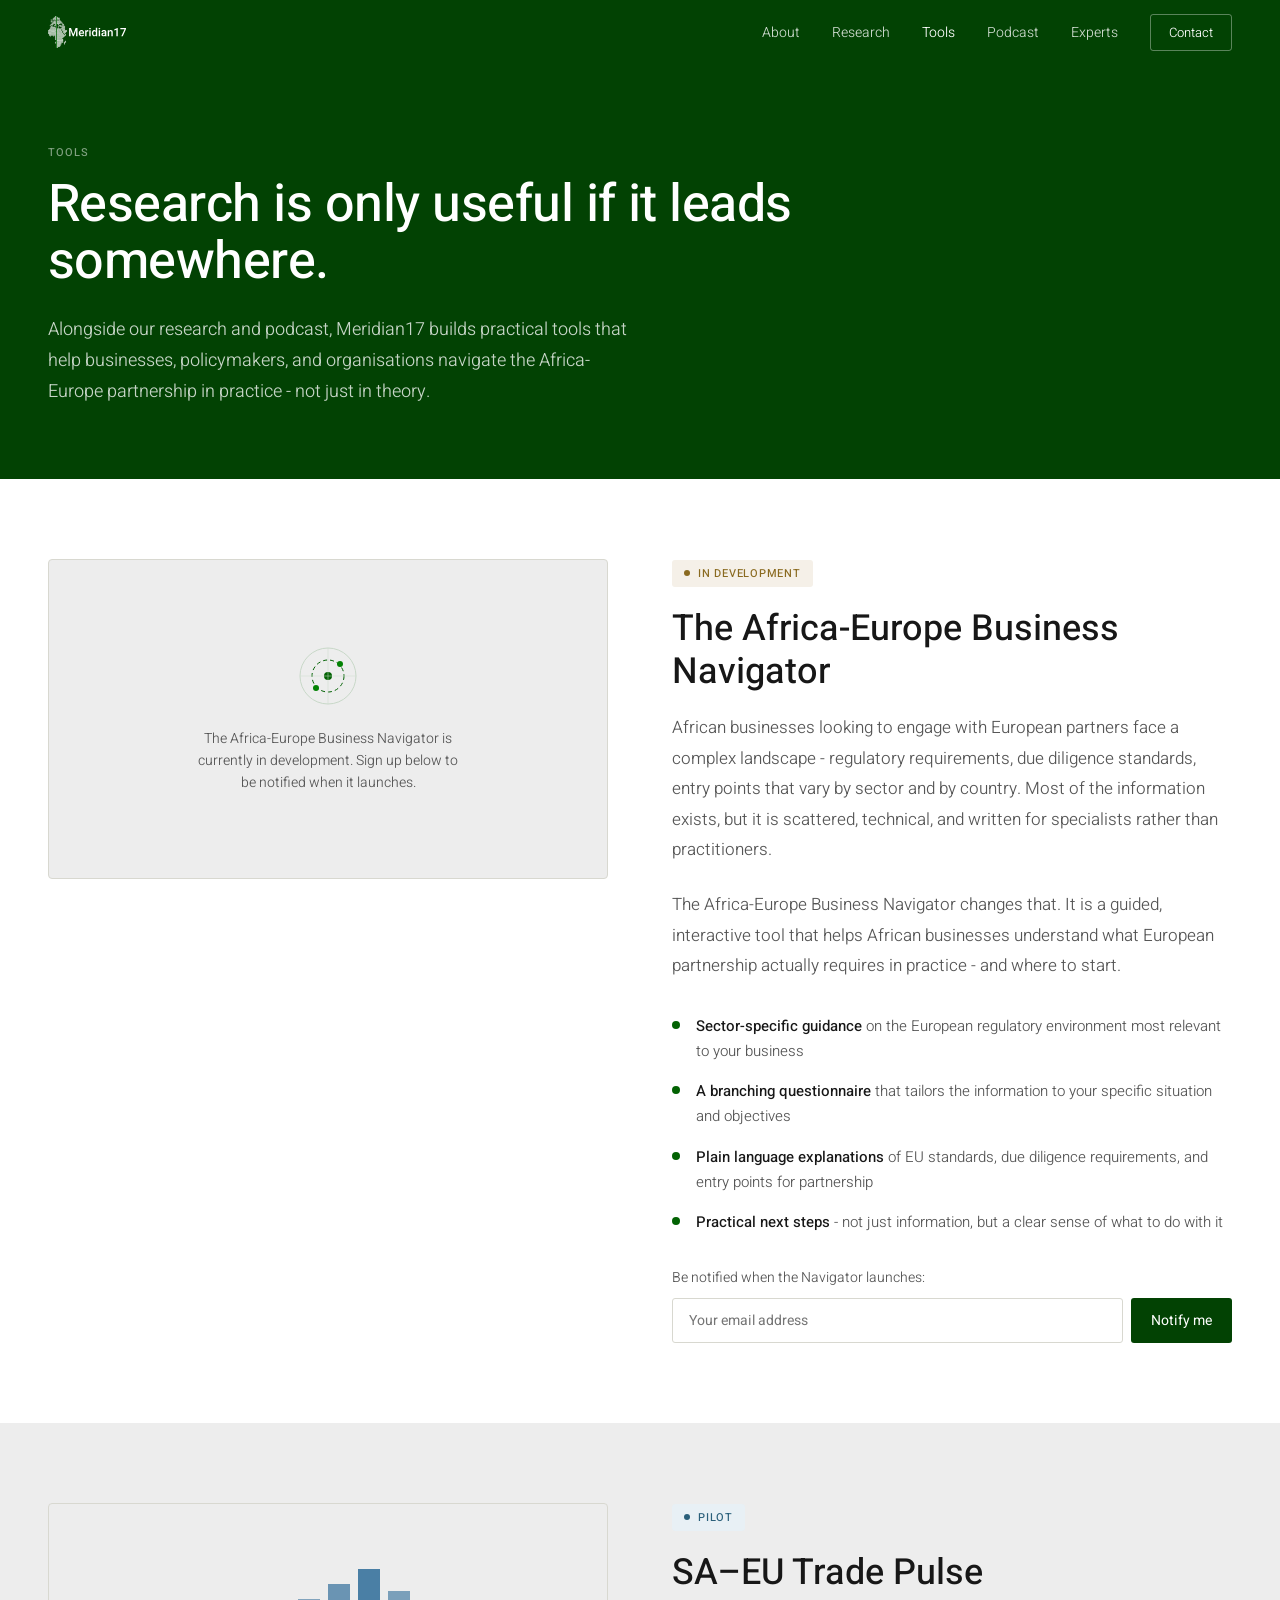
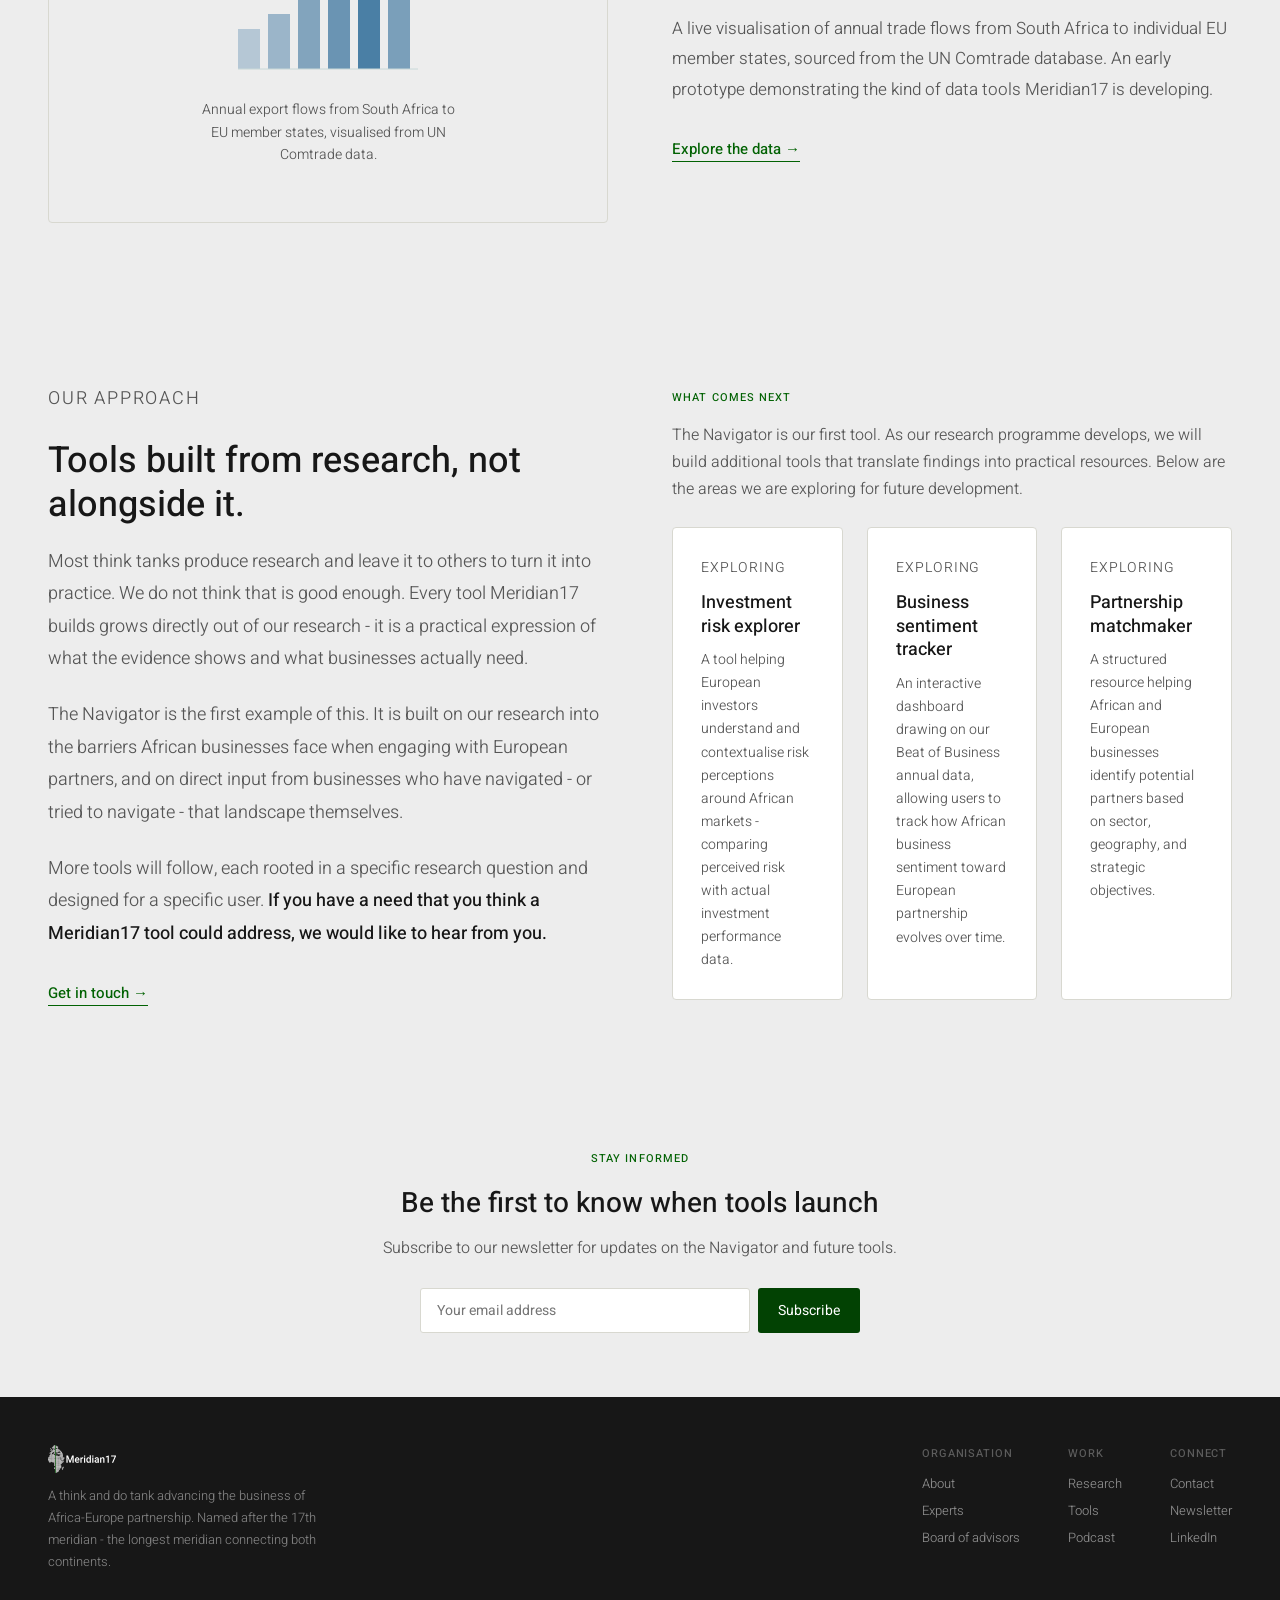
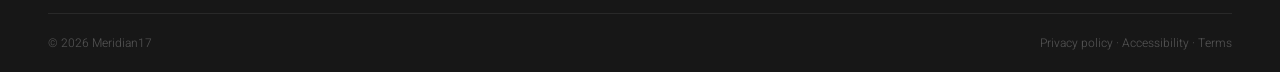
<file: tools.html>
<!DOCTYPE html>
<html lang="en">
<head>
  <meta charset="UTF-8">
  <meta name="viewport" content="width=device-width, initial-scale=1.0">
  <meta name="description" content="Meridian17 tools - practical resources for businesses navigating Africa-Europe partnership.">
  <title>Tools | Meridian17</title>
  <link rel="stylesheet" href="style.css">
  <style>
    .tools-hero { background: var(--dark-green); padding: 80px 0 72px; }
    .tools-hero__title { font-size: 52px; font-weight: 500; color: var(--white); line-height: 1.1; letter-spacing: -0.01em; margin-bottom: 24px; max-width: 780px; }
    .tools-hero__sub { font-size: 18px; line-height: 1.7; color: rgba(255,255,255,0.78); max-width: 580px; font-weight: 300; }
    .tool-feature { display: grid; grid-template-columns: 1fr 1fr; gap: 64px; align-items: start; }
    .tool-feature__visual { background: var(--off-white); border-radius: 4px; padding: 48px 40px; display: flex; flex-direction: column; align-items: center; justify-content: center; min-height: 320px; text-align: center; border: 1px solid var(--border); }
    .tool-feature__visual svg { margin-bottom: 20px; }
    .tool-feature__visual p { font-size: 14px; color: var(--body-muted); font-weight: 300; line-height: 1.6; max-width: 260px; }
    .tool-status { display: inline-flex; align-items: center; gap: 8px; background: #f5f0e8; color: #8a6a20; font-size: 11px; letter-spacing: 0.07em; text-transform: uppercase; font-weight: 500; padding: 5px 12px; border-radius: 3px; margin-bottom: 20px; }
    .tool-status__dot { width: 6px; height: 6px; border-radius: 50%; background: #8a6a20; }
    .tool-title { font-size: 36px; font-weight: 500; color: var(--near-black); line-height: 1.2; margin-bottom: 20px; }
    .tool-body { font-size: 17px; line-height: 1.8; color: var(--body-muted); font-weight: 300; margin-bottom: 24px; }
    .tool-features { display: flex; flex-direction: column; gap: 16px; margin-top: 32px; margin-bottom: 32px; }
    .tool-feature-point { display: flex; align-items: flex-start; gap: 16px; }
    .tool-feature-point__dot { width: 8px; height: 8px; border-radius: 50%; background: var(--mid-green); flex-shrink: 0; margin-top: 7px; }
    .tool-feature-point__text { font-size: 15px; line-height: 1.65; color: var(--body-muted); font-weight: 300; }
    .tool-feature-point__text strong { font-weight: 500; color: var(--near-black); }
    .notify-form { display: flex; gap: 8px; flex-wrap: wrap; margin-top: 8px; }
    .notify-form input { flex: 1; min-width: 200px; padding: 11px 16px; border: 1px solid var(--border); border-radius: 3px; font-size: 14px; font-family: 'Heebo', sans-serif; background: var(--white); }
    .notify-form input:focus { outline: none; border-color: var(--mid-green); }
    .notify-form button { background: var(--dark-green); color: var(--white); padding: 11px 20px; border: none; border-radius: 3px; font-size: 14px; font-family: 'Heebo', sans-serif; cursor: pointer; white-space: nowrap; }
    .notify-label { font-size: 14px; color: var(--body-muted); font-weight: 300; margin-bottom: 10px; }
    .tools-philosophy { max-width: 720px; }
    .tools-philosophy p { font-size: 18px; line-height: 1.8; color: var(--body-muted); font-weight: 300; margin-bottom: 24px; }
    .tools-philosophy p strong { font-weight: 500; color: var(--near-black); }
    .future-tools { display: grid; grid-template-columns: repeat(3, 1fr); gap: 24px; margin-top: 40px; }
    .future-tool-card { background: var(--white); border: 1px solid var(--border); border-radius: 4px; padding: 28px; }
    .future-tool-card h3 { font-size: 18px; font-weight: 500; color: var(--near-black); margin-bottom: 10px; line-height: 1.3; }
    .future-tool-card p { font-size: 14px; line-height: 1.65; color: var(--body-muted); font-weight: 300; }
    .future-tool-card__tag { font-size: 11px; letter-spacing: 0.07em; text-transform: uppercase; font-weight: 500; color: var(--body-muted); margin-bottom: 12px; }
    @media (max-width: 1024px) {
      .tool-feature { grid-template-columns: 1fr; gap: 40px; }
      .future-tools { grid-template-columns: 1fr 1fr; }
    }
    @media (max-width: 640px) {
      .tools-hero__title { font-size: 32px; }
      .tool-title { font-size: 28px; }
      .future-tools { grid-template-columns: 1fr; }
    }
  </style>
</head>
<body>

  <!-- Navigation -->
  <nav class="nav">
    <div class="nav__inner">
      <a href="index.html" class="nav__logo">
        <img src="assets/img/logo.svg" alt="Meridian17">
      </a>
      <div class="nav__links">
        <a href="about.html">About</a>
        <a href="research.html">Research</a>
        <a href="tools.html" style="color:var(--white)">Tools</a>
        <a href="podcast.html">Podcast</a>
        <a href="experts.html">Experts</a>
        <button class="nav__cta" onclick="window.location='mailto:info@meridian17.org'">Contact</button>
      </div>
      <button class="nav__hamburger" onclick="toggleMenu()" aria-label="Open menu">
        <span></span>
        <span></span>
        <span></span>
      </button>
    </div>
    <div class="nav__mobile" id="mobileMenu">
      <a href="about.html">About</a>
      <a href="research.html">Research</a>
      <a href="tools.html">Tools</a>
      <a href="podcast.html">Podcast</a>
      <a href="experts.html">Experts</a>
      <a href="mailto:info@meridian17.org">Contact</a>
    </div>
  </nav>

  <!-- Page hero -->
  <section class="tools-hero">
    <div class="container">
      <p class="label--white">Tools</p>
      <h1 class="tools-hero__title">Research is only useful if it leads somewhere.</h1>
      <p class="tools-hero__sub">Alongside our research and podcast, Meridian17 builds practical tools that help businesses, policymakers, and organisations navigate the Africa-Europe partnership in practice - not just in theory.</p>
    </div>
  </section>

  <!-- Navigator feature -->
  <section class="section section--white">
    <div class="container">
      <div class="tool-feature">
        <div class="tool-feature__visual">
          <svg width="64" height="64" viewBox="0 0 64 64" fill="none" xmlns="http://www.w3.org/2000/svg">
            <circle cx="32" cy="32" r="28" stroke="#c8d8c8" stroke-width="1"/>
            <circle cx="32" cy="32" r="16" stroke="#026203" stroke-width="1" stroke-dasharray="4 3"/>
            <circle cx="32" cy="32" r="4" fill="#026203"/>
            <line x1="32" y1="4" x2="32" y2="60" stroke="#c8d8c8" stroke-width="0.5"/>
            <line x1="4" y1="32" x2="60" y2="32" stroke="#c8d8c8" stroke-width="0.5"/>
            <circle cx="44" cy="20" r="3" fill="#028203"/>
            <circle cx="20" cy="44" r="3" fill="#028203"/>
          </svg>
          <p>The Africa-Europe Business Navigator is currently in development. Sign up below to be notified when it launches.</p>
        </div>
        <div>
          <div class="tool-status">
            <div class="tool-status__dot"></div>
            In development
          </div>
          <h2 class="tool-title">The Africa-Europe Business Navigator</h2>
          <p class="tool-body">African businesses looking to engage with European partners face a complex landscape - regulatory requirements, due diligence standards, entry points that vary by sector and by country. Most of the information exists, but it is scattered, technical, and written for specialists rather than practitioners.</p>
          <p class="tool-body">The Africa-Europe Business Navigator changes that. It is a guided, interactive tool that helps African businesses understand what European partnership actually requires in practice - and where to start.</p>

          <div class="tool-features">
            <div class="tool-feature-point">
              <div class="tool-feature-point__dot"></div>
              <p class="tool-feature-point__text"><strong>Sector-specific guidance</strong> on the European regulatory environment most relevant to your business</p>
            </div>
            <div class="tool-feature-point">
              <div class="tool-feature-point__dot"></div>
              <p class="tool-feature-point__text"><strong>A branching questionnaire</strong> that tailors the information to your specific situation and objectives</p>
            </div>
            <div class="tool-feature-point">
              <div class="tool-feature-point__dot"></div>
              <p class="tool-feature-point__text"><strong>Plain language explanations</strong> of EU standards, due diligence requirements, and entry points for partnership</p>
            </div>
            <div class="tool-feature-point">
              <div class="tool-feature-point__dot"></div>
              <p class="tool-feature-point__text"><strong>Practical next steps</strong> - not just information, but a clear sense of what to do with it</p>
            </div>
          </div>

          <p class="notify-label">Be notified when the Navigator launches:</p>
          <form class="notify-form" onsubmit="return false;">
            <input type="email" placeholder="Your email address" aria-label="Email address">
            <button type="submit">Notify me</button>
          </form>
        </div>
      </div>
    </div>
  </section>

  <!-- Trade Pulse feature -->
  <section class="section section--offwhite">
    <div class="container">
      <div class="tool-feature">
        <div class="tool-feature__visual">
          <svg width="200" height="120" viewBox="0 0 200 120" xmlns="http://www.w3.org/2000/svg">
            <!-- bars -->
            <rect x="10"  y="70" width="22" height="40" fill="#4a7fa5" opacity="0.35"/>
            <rect x="40"  y="55" width="22" height="55" fill="#4a7fa5" opacity="0.5"/>
            <rect x="70"  y="40" width="22" height="70" fill="#4a7fa5" opacity="0.65"/>
            <rect x="100" y="25" width="22" height="85" fill="#4a7fa5" opacity="0.8"/>
            <rect x="130" y="10" width="22" height="100" fill="#4a7fa5"/>
            <rect x="160" y="32" width="22" height="78" fill="#4a7fa5" opacity="0.7"/>
            <!-- baseline -->
            <line x1="10" y1="110" x2="190" y2="110" stroke="#c8d8d8" stroke-width="1"/>
          </svg>
          <p>Annual export flows from South Africa to EU member states, visualised from UN Comtrade data.</p>
        </div>
        <div>
          <div class="tool-status" style="background:#e8f0f5;color:#2a5f7a;">
            <div class="tool-status__dot" style="background:#2a5f7a;"></div>
            Pilot
          </div>
          <h2 class="tool-title">SA–EU Trade Pulse</h2>
          <p class="tool-body">A live visualisation of annual trade flows from South Africa to individual EU member states, sourced from the UN Comtrade database. An early prototype demonstrating the kind of data tools Meridian17 is developing.</p>
          <a href="trade/index.html" class="text-link" style="display:inline-block;margin-top:8px">Explore the data →</a>
        </div>
      </div>
    </div>
  </section>

  <!-- Our approach to tools -->
  <section class="section section--offwhite">
    <div class="container">
      <div class="two-col">
        <div class="tools-philosophy">
          <p class="label">Our approach</p>
          <h2 class="section-title">Tools built from research, not alongside it.</h2>
          <p>Most think tanks produce research and leave it to others to turn it into practice. We do not think that is good enough. Every tool Meridian17 builds grows directly out of our research - it is a practical expression of what the evidence shows and what businesses actually need.</p>
          <p>The Navigator is the first example of this. It is built on our research into the barriers African businesses face when engaging with European partners, and on direct input from businesses who have navigated - or tried to navigate - that landscape themselves.</p>
          <p>More tools will follow, each rooted in a specific research question and designed for a specific user. <strong>If you have a need that you think a Meridian17 tool could address, we would like to hear from you.</strong></p>
          <a href="mailto:info@meridian17.org" class="text-link" style="display:inline-block;margin-top:8px">Get in touch →</a>
        </div>
        <div>
          <p class="label">What comes next</p>
          <p style="font-size:16px;line-height:1.7;color:var(--body-muted);font-weight:300;margin-bottom:24px">The Navigator is our first tool. As our research programme develops, we will build additional tools that translate findings into practical resources. Below are the areas we are exploring for future development.</p>
          <div class="future-tools" style="margin-top:0">
            <div class="future-tool-card">
              <p class="future-tool-card__tag">Exploring</p>
              <h3>Investment risk explorer</h3>
              <p>A tool helping European investors understand and contextualise risk perceptions around African markets - comparing perceived risk with actual investment performance data.</p>
            </div>
            <div class="future-tool-card">
              <p class="future-tool-card__tag">Exploring</p>
              <h3>Business sentiment tracker</h3>
              <p>An interactive dashboard drawing on our Beat of Business annual data, allowing users to track how African business sentiment toward European partnership evolves over time.</p>
            </div>
            <div class="future-tool-card">
              <p class="future-tool-card__tag">Exploring</p>
              <h3>Partnership matchmaker</h3>
              <p>A structured resource helping African and European businesses identify potential partners based on sector, geography, and strategic objectives.</p>
            </div>
          </div>
        </div>
      </div>
    </div>
  </section>

  <!-- Newsletter -->
  <section class="newsletter">
    <div class="container">
      <p class="label" style="text-align:center">Stay informed</p>
      <h2 class="newsletter__title">Be the first to know when tools launch</h2>
      <p class="newsletter__sub">Subscribe to our newsletter for updates on the Navigator and future tools.</p>
      <form class="newsletter__form" onsubmit="return false;">
        <input type="email" placeholder="Your email address" aria-label="Email address">
        <button type="submit">Subscribe</button>
      </form>
    </div>
  </section>

  <!-- Footer -->
  <footer class="footer">
    <div class="container">
      <div class="footer__inner">
        <div>
          <div class="footer__logo">
            <img src="assets/img/logo.svg" alt="Meridian17">
          </div>
          <p class="footer__desc">A think and do tank advancing the business of Africa-Europe partnership. Named after the 17th meridian - the longest meridian connecting both continents.</p>
        </div>
        <nav class="footer__nav">
          <div class="footer__nav-col">
            <h4>Organisation</h4>
            <a href="about.html">About</a>
            <a href="experts.html">Experts</a>
            <a href="about.html#advisors">Board of advisors</a>
          </div>
          <div class="footer__nav-col">
            <h4>Work</h4>
            <a href="research.html">Research</a>
            <a href="tools.html">Tools</a>
            <a href="podcast.html">Podcast</a>
          </div>
          <div class="footer__nav-col">
            <h4>Connect</h4>
            <a href="mailto:info@meridian17.org">Contact</a>
            <a href="index.html#newsletter">Newsletter</a>
            <a href="https://www.linkedin.com/company/meridian17" target="_blank">LinkedIn</a>
          </div>
        </nav>
      </div>
      <div class="footer__bottom">
        <span>© 2026 Meridian17</span>
        <span>
          <a href="privacy.html" style="color:rgba(255,255,255,0.25)">Privacy policy</a> ·
          <a href="accessibility.html" style="color:rgba(255,255,255,0.25)">Accessibility</a> ·
          <a href="terms.html" style="color:rgba(255,255,255,0.25)">Terms</a>
        </span>
      </div>
    </div>
  </footer>

  <script>
    function toggleMenu() {
      const menu = document.getElementById('mobileMenu');
      menu.classList.toggle('open');
    }
  </script>

</body>
</html>
</file>
<file: style.css>
/* Meridian17 - Main Stylesheet */

/* Fonts */
@import url('https://fonts.googleapis.com/css2?family=Heebo:wght@300;400;500&display=swap');

/* Reset */
*, *::before, *::after { box-sizing: border-box; margin: 0; padding: 0; }
html { font-size: 16px; scroll-behavior: smooth; }
body { font-family: 'Heebo', sans-serif; font-weight: 300; color: #171717; background: #ffffff; -webkit-font-smoothing: antialiased; }
img { max-width: 100%; display: block; }
a { text-decoration: none; }

/* Colours */
:root {
  --dark-green: #024203;
  --mid-green: #026203;
  --bright-green: #028203;
  --near-black: #171717;
  --off-white: #ededed;
  --border: #d8d8d0;
  --white: #ffffff;
  --body-muted: #555555;
  --body-light: rgba(255,255,255,0.75);
}

/* Layout */
.container { max-width: 1280px; margin: 0 auto; padding: 0 48px; }
.section { padding: 80px 0; }
.section--white { background: var(--white); }
.section--offwhite { background: var(--off-white); }
.section--dark { background: var(--dark-green); }
.two-col { display: grid; grid-template-columns: 1fr 1fr; gap: 64px; align-items: center; }
.three-col { display: grid; grid-template-columns: 1fr 1fr 1fr; gap: 32px; }

/* Navigation */
.nav { background: var(--dark-green); height: 64px; display: flex; align-items: center; position: sticky; top: 0; z-index: 100; width: 100%; }
.nav__inner { display: flex; align-items: center; justify-content: space-between; width: 100%; max-width: 1280px; margin: 0 auto; padding: 0 48px; }
.nav__logo { display: flex; align-items: center; gap: 10px; color: var(--white); font-size: 17px; font-weight: 500; }
.nav__logo img { height: 32px; width: auto; }
.nav__links { display: flex; gap: 32px; align-items: center; }
.nav__links a { color: rgba(255,255,255,0.8); font-size: 14px; font-weight: 300; transition: color 0.2s; }
.nav__links a:hover { color: var(--white); }
.nav__cta { background: transparent; border: 1px solid rgba(255,255,255,0.35); color: var(--white); padding: 8px 18px; font-size: 13px; font-weight: 300; border-radius: 3px; cursor: pointer; font-family: 'Heebo', sans-serif; transition: background 0.2s; }
.nav__cta:hover { background: rgba(255,255,255,0.08); }

/* Hero */
.hero { background: var(--dark-green); padding: 80px 0 72px; }
.hero__inner { max-width: 1280px; margin: 0 auto; padding: 0 48px; }
.hero__title { font-size: 52px; font-weight: 500; color: var(--white); line-height: 1.1; letter-spacing: -0.01em; margin-bottom: 24px; max-width: 780px; }
.hero__title em { font-style: normal; color: #a8d5a2; }
.hero__sub { font-size: 18px; line-height: 1.7; color: rgba(255,255,255,0.78); max-width: 580px; font-weight: 300; margin-bottom: 36px; }
.hero__buttons { display: flex; gap: 12px; flex-wrap: wrap; }
.hero__tagline { margin-top: 56px; padding-top: 20px; border-top: 1px solid rgba(255,255,255,0.12); font-size: 11px; color: rgba(255,255,255,0.35); letter-spacing: 0.1em; text-transform: uppercase; }

/* Buttons */
.btn { display: inline-block; padding: 12px 24px; font-size: 15px; font-family: 'Heebo', sans-serif; font-weight: 400; border-radius: 3px; cursor: pointer; transition: opacity 0.2s; border: none; }
.btn:hover { opacity: 0.88; }
.btn--solid { background: #ffffff; color: #024203; }
.btn--outline { background: transparent; color: var(--white); border: 1px solid rgba(255,255,255,0.35); }
.btn--outline-dark { background: transparent; color: var(--mid-green); border: 1px solid var(--mid-green); }

/* Labels */
.label { font-size: 11px; letter-spacing: 0.1em; text-transform: uppercase; color: var(--mid-green); font-weight: 500; margin-bottom: 16px; }
.label--white { font-size: 11px; letter-spacing: 0.1em; text-transform: uppercase; color: rgba(255,255,255,0.5); font-weight: 500; margin-bottom: 16px; }

/* Typography */
.section-title { font-size: 36px; font-weight: 500; line-height: 1.2; color: var(--near-black); margin-bottom: 20px; }
.section-title--white { font-size: 36px; font-weight: 500; line-height: 1.2; color: var(--white); margin-bottom: 20px; }
.section-body { font-size: 18px; line-height: 1.7; color: var(--body-muted); font-weight: 300; margin-bottom: 28px; max-width: 520px; }
.section-body--white { font-size: 18px; line-height: 1.7; color: rgba(255,255,255,0.75); font-weight: 300; margin-bottom: 28px; }
.text-link { font-size: 15px; color: var(--mid-green); font-weight: 500; border-bottom: 1px solid var(--mid-green); padding-bottom: 1px; transition: opacity 0.2s; }
.text-link:hover { opacity: 0.75; }
.text-link--white { font-size: 15px; color: var(--bright-green); font-weight: 500; border-bottom: 1px solid var(--bright-green); padding-bottom: 1px; }

/* Cards */
.card { background: var(--white); border: 1px solid var(--border); border-radius: 4px; padding: 32px; display: flex; flex-direction: column; }
.card__tag { font-size: 11px; letter-spacing: 0.08em; text-transform: uppercase; color: var(--mid-green); font-weight: 500; margin-bottom: 12px; }
.card__title { font-size: 22px; font-weight: 500; color: var(--near-black); line-height: 1.3; margin-bottom: 12px; }
.card__body { font-size: 15px; line-height: 1.65; color: var(--body-muted); font-weight: 300; flex: 1; margin-bottom: 20px; }
.card__link { font-size: 14px; color: var(--mid-green); font-weight: 500; border-bottom: 1px solid var(--mid-green); padding-bottom: 1px; align-self: flex-start; }
.card--dark { background: var(--mid-green); border: none; border-radius: 4px; padding: 32px; display: flex; flex-direction: column; }
.card--dark .card__tag { color: rgba(255,255,255,0.5); }
.card--dark .card__title { color: var(--white); }
.card--dark .card__body { color: rgba(255,255,255,0.72); }
.card--dark .card__link { color: var(--bright-green); border-bottom-color: var(--bright-green); }

/* Experts */
.expert-grid { display: grid; grid-template-columns: repeat(4, 1fr); gap: 24px; }
.expert-card { text-align: center; }
.expert-avatar { width: 80px; height: 80px; border-radius: 50%; background: #c8d8c8; margin: 0 auto 12px; display: flex; align-items: center; justify-content: center; font-size: 18px; font-weight: 500; color: var(--mid-green); overflow: hidden; }
.expert-avatar img { width: 100%; height: 100%; object-fit: cover; }
.expert-name { font-size: 15px; font-weight: 500; color: var(--near-black); margin-bottom: 4px; }
.expert-role { font-size: 13px; color: var(--body-muted); font-weight: 300; line-height: 1.4; }

/* Podcast */
.podcast-row { display: grid; grid-template-columns: 1fr 2fr; gap: 48px; align-items: center; }
.podcast-cover { border-radius: 4px; overflow: hidden; aspect-ratio: 1; background: var(--dark-green); display: flex; align-items: center; justify-content: center; }
.podcast-cover img { width: 100%; height: 100%; object-fit: cover; }

/* Newsletter */
.newsletter { padding: 64px 0; background: var(--off-white); text-align: center; }
.newsletter__title { font-size: 28px; font-weight: 500; color: var(--near-black); margin-bottom: 12px; }
.newsletter__sub { font-size: 16px; color: var(--body-muted); font-weight: 300; margin-bottom: 28px; }
.newsletter__form { display: flex; gap: 8px; justify-content: center; max-width: 440px; margin: 0 auto; }
.newsletter__form input { flex: 1; padding: 11px 16px; border: 1px solid var(--border); border-radius: 3px; font-size: 14px; font-family: 'Heebo', sans-serif; background: var(--white); }
.newsletter__form input:focus { outline: none; border-color: var(--mid-green); }
.newsletter__form button { background: var(--dark-green); color: var(--white); padding: 11px 20px; border: none; border-radius: 3px; font-size: 14px; font-family: 'Heebo', sans-serif; cursor: pointer; white-space: nowrap; }

/* Footer */
.footer { background: var(--near-black); padding: 48px 0 0; }
.footer__inner { display: flex; justify-content: space-between; align-items: flex-start; gap: 48px; }
.footer__logo { color: var(--white); font-size: 16px; font-weight: 500; display: flex; align-items: center; gap: 10px; margin-bottom: 12px; }
.footer__logo img { height: 28px; width: auto; }
.footer__desc { font-size: 13px; line-height: 1.7; color: rgba(255,255,255,0.45); max-width: 280px; }
.footer__nav { display: flex; gap: 48px; }
.footer__nav-col h4 { font-size: 11px; letter-spacing: 0.08em; text-transform: uppercase; color: rgba(255,255,255,0.3); margin-bottom: 12px; font-weight: 500; }
.footer__nav-col a { display: block; font-size: 13px; color: rgba(255,255,255,0.5); margin-bottom: 8px; font-weight: 300; transition: color 0.2s; }
.footer__nav-col a:hover { color: var(--white); }
.footer__bottom { margin-top: 40px; padding: 20px 0; border-top: 1px solid rgba(255,255,255,0.08); display: flex; justify-content: space-between; font-size: 12px; color: rgba(255,255,255,0.25); }

/* Mobile hamburger */
.nav__hamburger { display: none; background: none; border: none; cursor: pointer; padding: 4px; }
.nav__hamburger span { display: block; width: 22px; height: 1.5px; background: var(--white); margin: 5px 0; transition: all 0.3s; }
.nav__mobile { display: none; }

/* Responsive - Tablet */
@media (max-width: 1024px) {
  .container { padding: 0 32px; }
  .hero__inner { padding: 0 32px; }
  .nav__inner { padding: 0 32px; }
  .hero__title { font-size: 42px; }
  .two-col { grid-template-columns: 1fr; gap: 40px; }
  .three-col { grid-template-columns: 1fr 1fr; gap: 24px; }
  .expert-grid { grid-template-columns: repeat(2, 1fr); }
  .podcast-row { grid-template-columns: 1fr; }
  .footer__inner { flex-direction: column; gap: 32px; }
  .footer__nav { flex-wrap: wrap; gap: 32px; }
}

/* Responsive - Mobile */
@media (max-width: 640px) {
  .container { padding: 0 20px; }
  .hero__inner { padding: 0 20px; }
  .nav__inner { padding: 0 20px; }
  .section { padding: 56px 0; }
  .hero { padding: 56px 0 48px; }
  .hero__title { font-size: 32px; max-width: 100%; }
  .hero__sub { font-size: 16px; }
  .hero__tagline { margin-top: 40px; }
  .section-title { font-size: 28px; }
  .section-title--white { font-size: 28px; }
  .three-col { grid-template-columns: 1fr; }
  .expert-grid { grid-template-columns: repeat(2, 1fr); }
  .newsletter__form { flex-direction: column; }
  .nav__links { display: none; }
  .nav__hamburger { display: block; }
  .nav__mobile { display: none; background: var(--dark-green); padding: 20px; }
  .nav__mobile.open { display: flex; flex-direction: column; gap: 16px; }
  .nav__mobile a { color: rgba(255,255,255,0.8); font-size: 16px; }
  .footer__nav { flex-direction: column; gap: 24px; }
}
</file>
